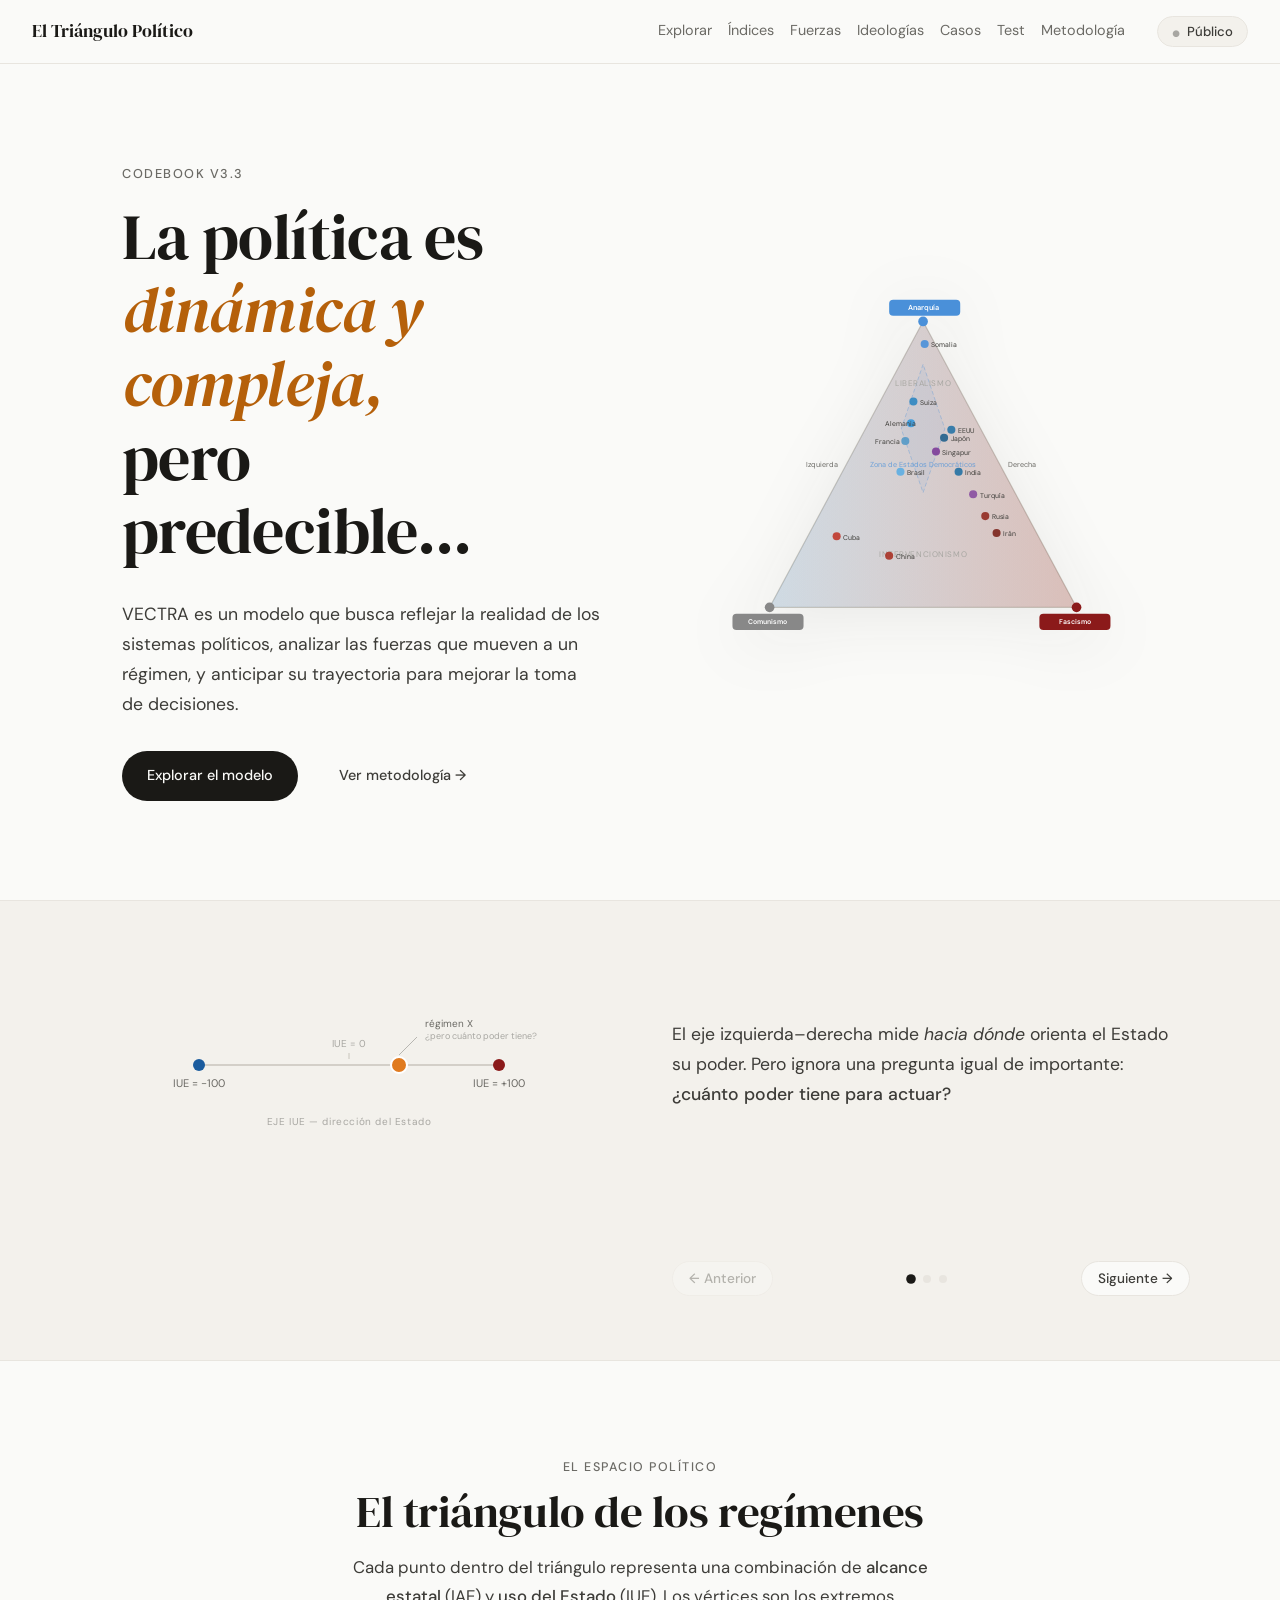
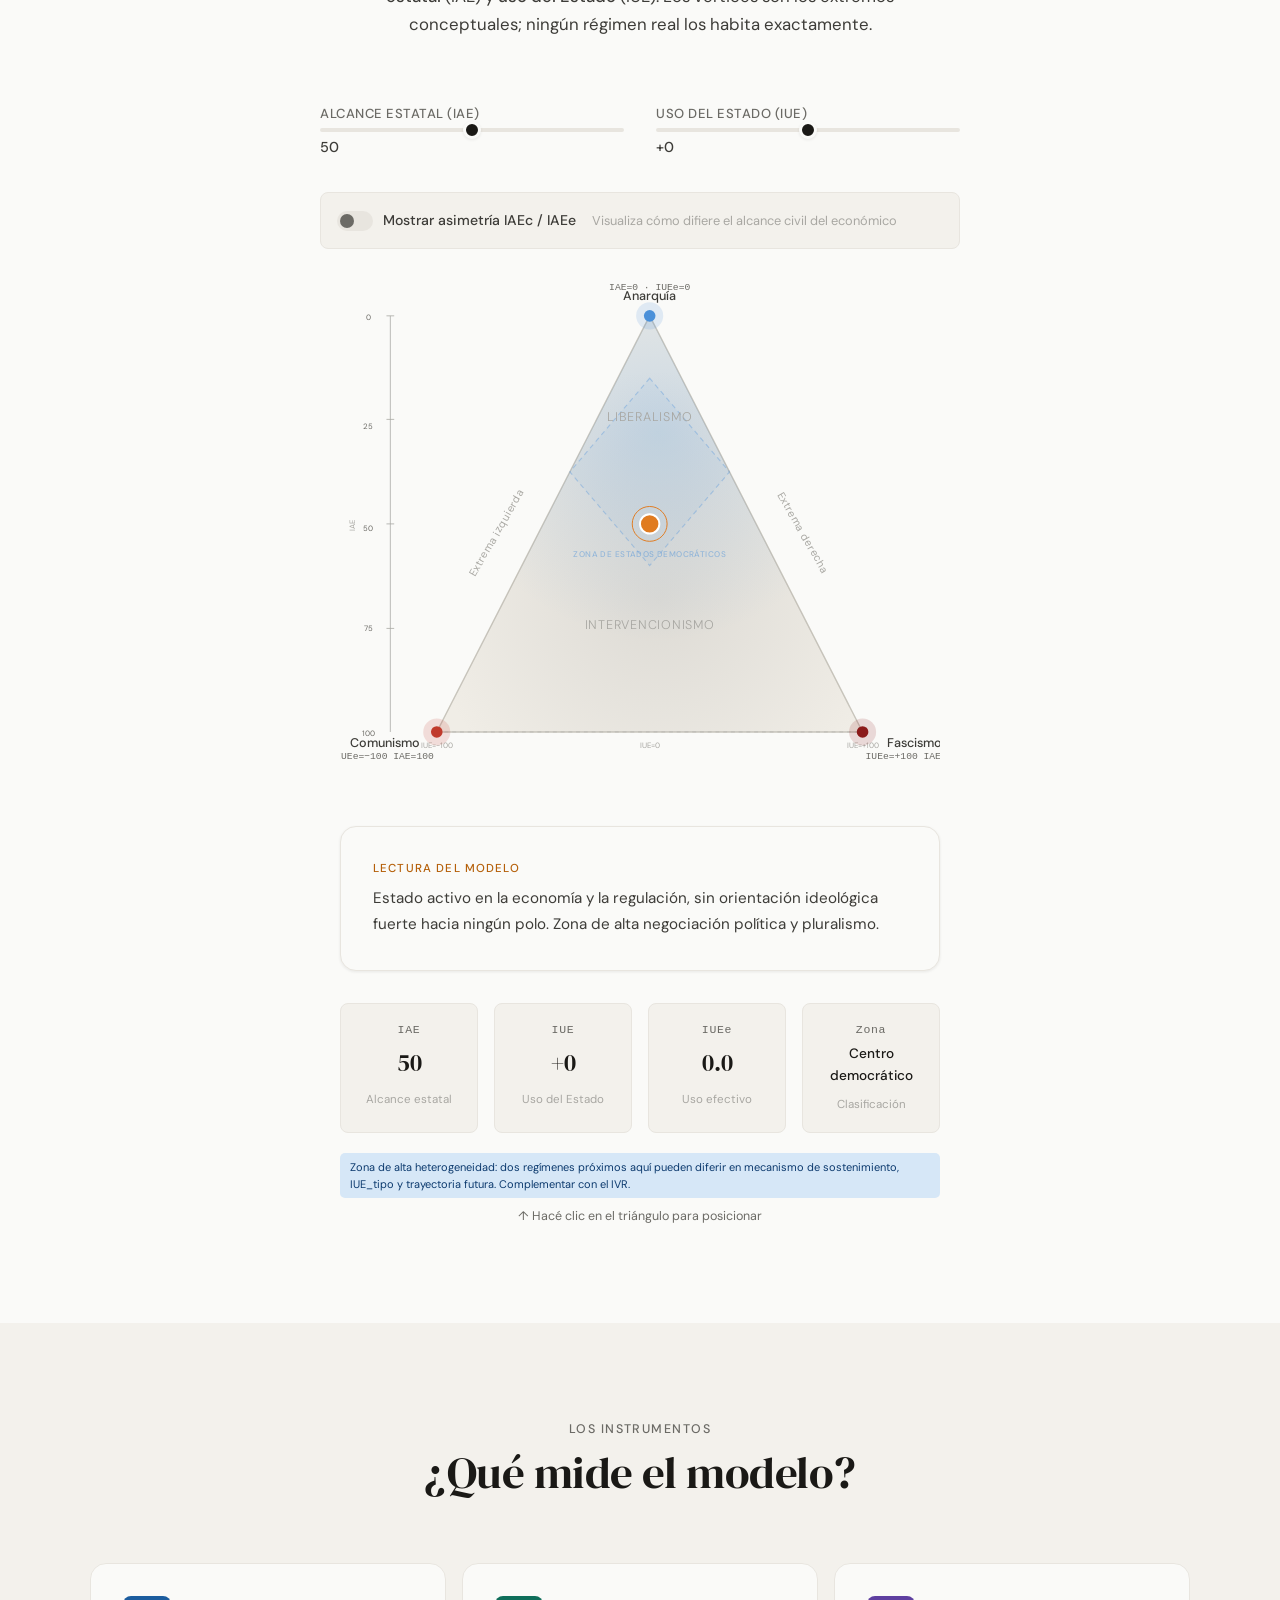
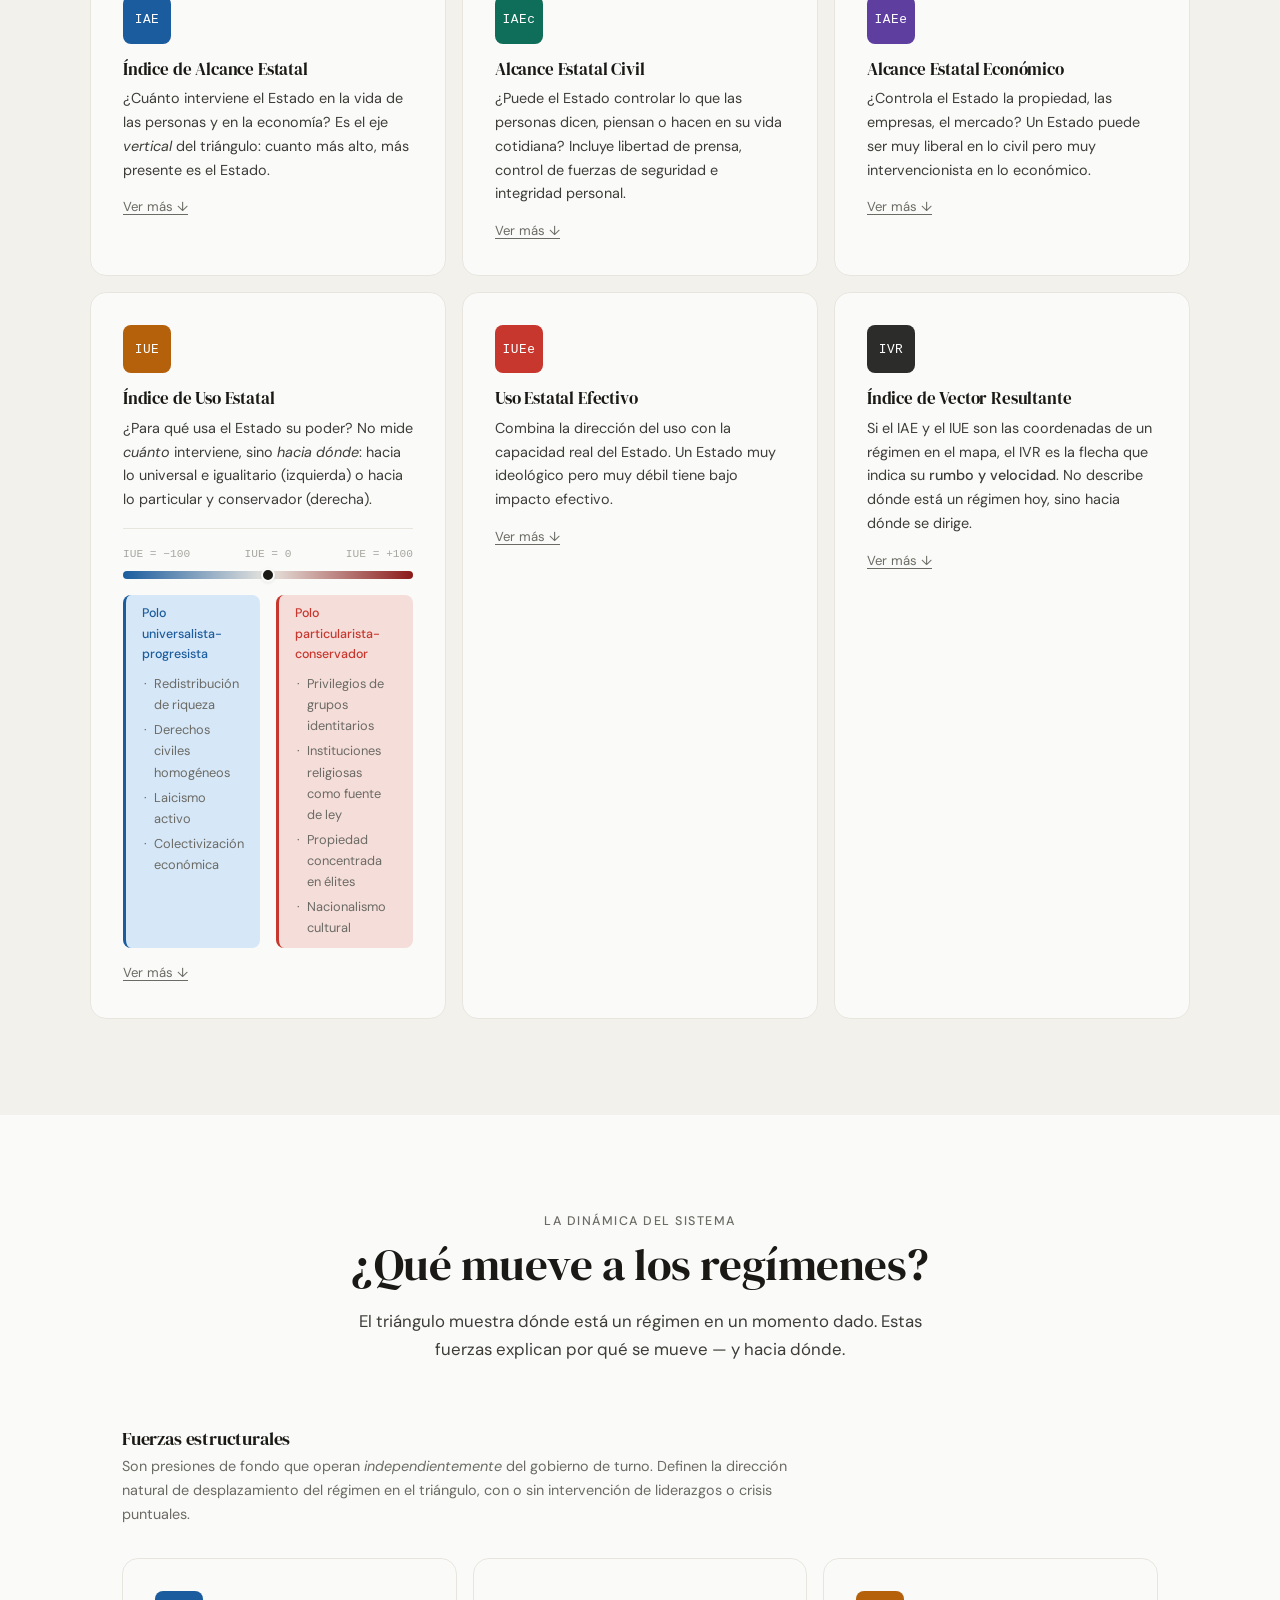
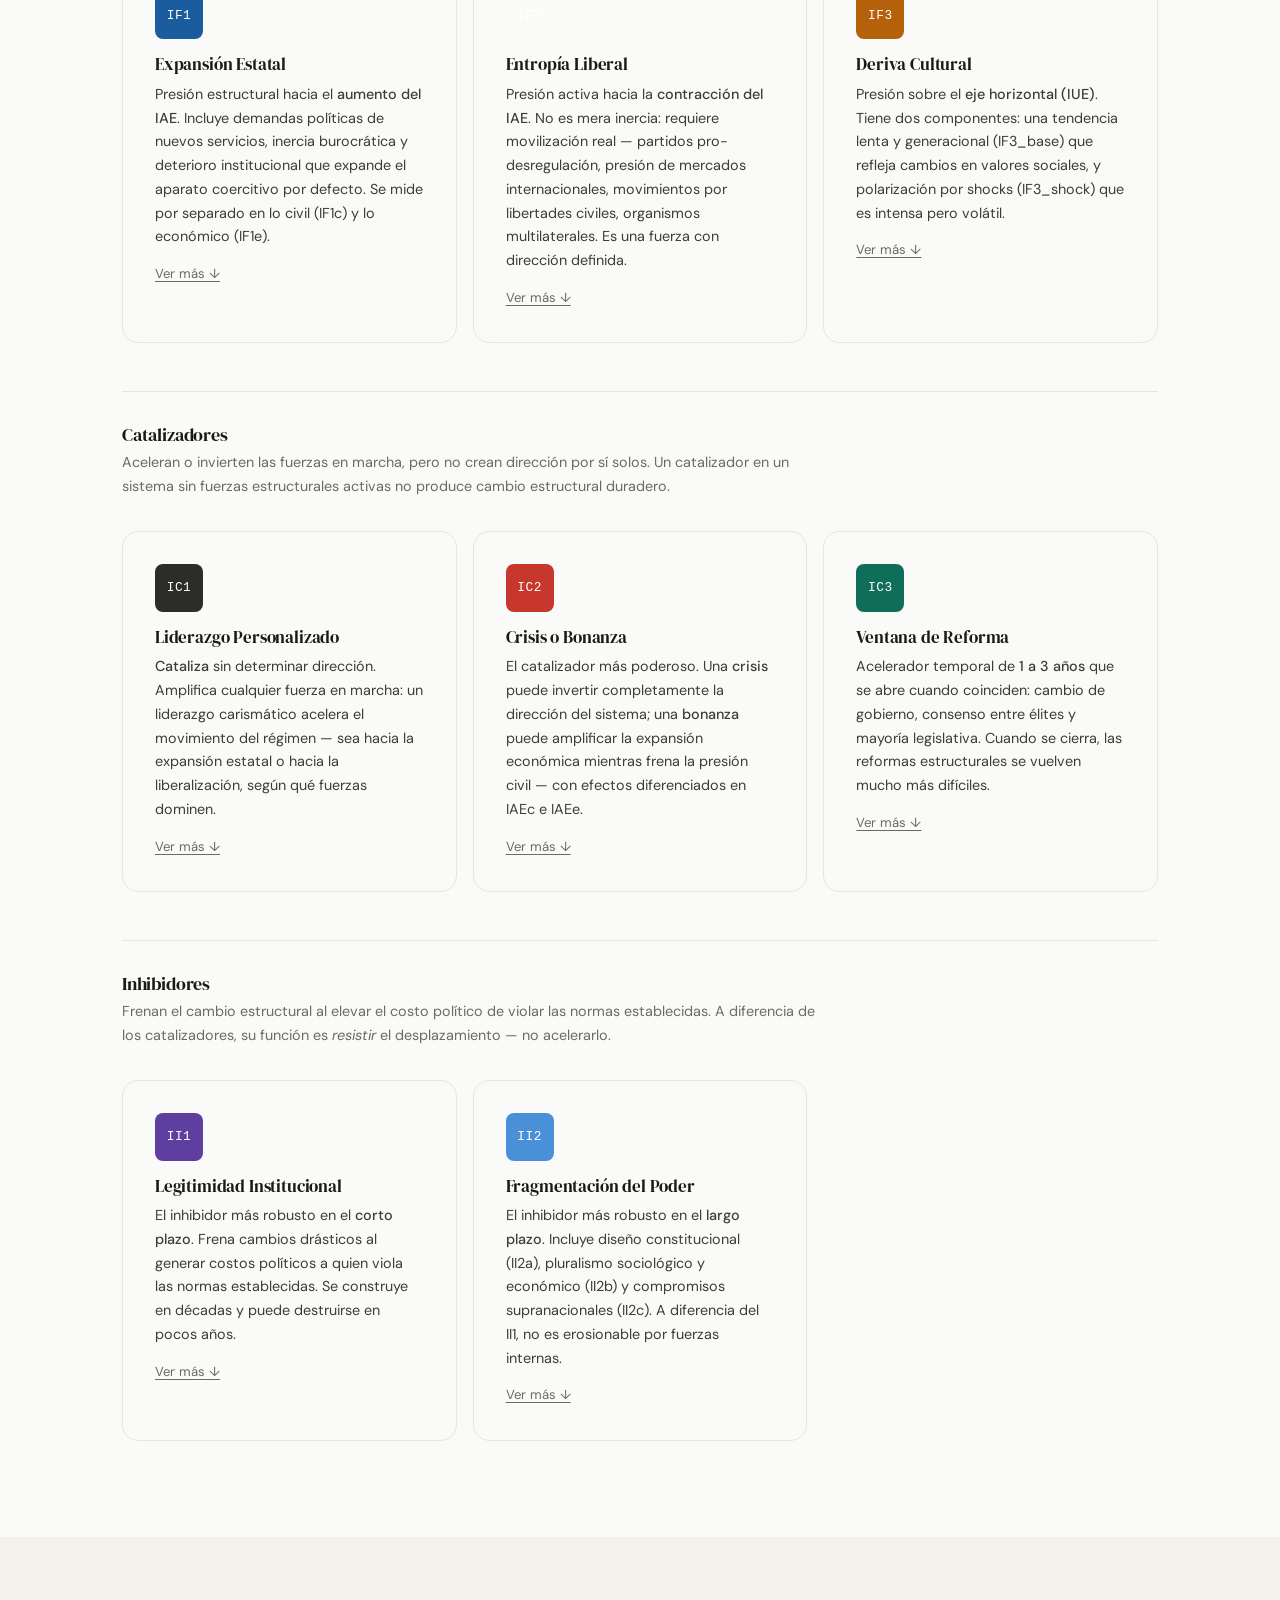
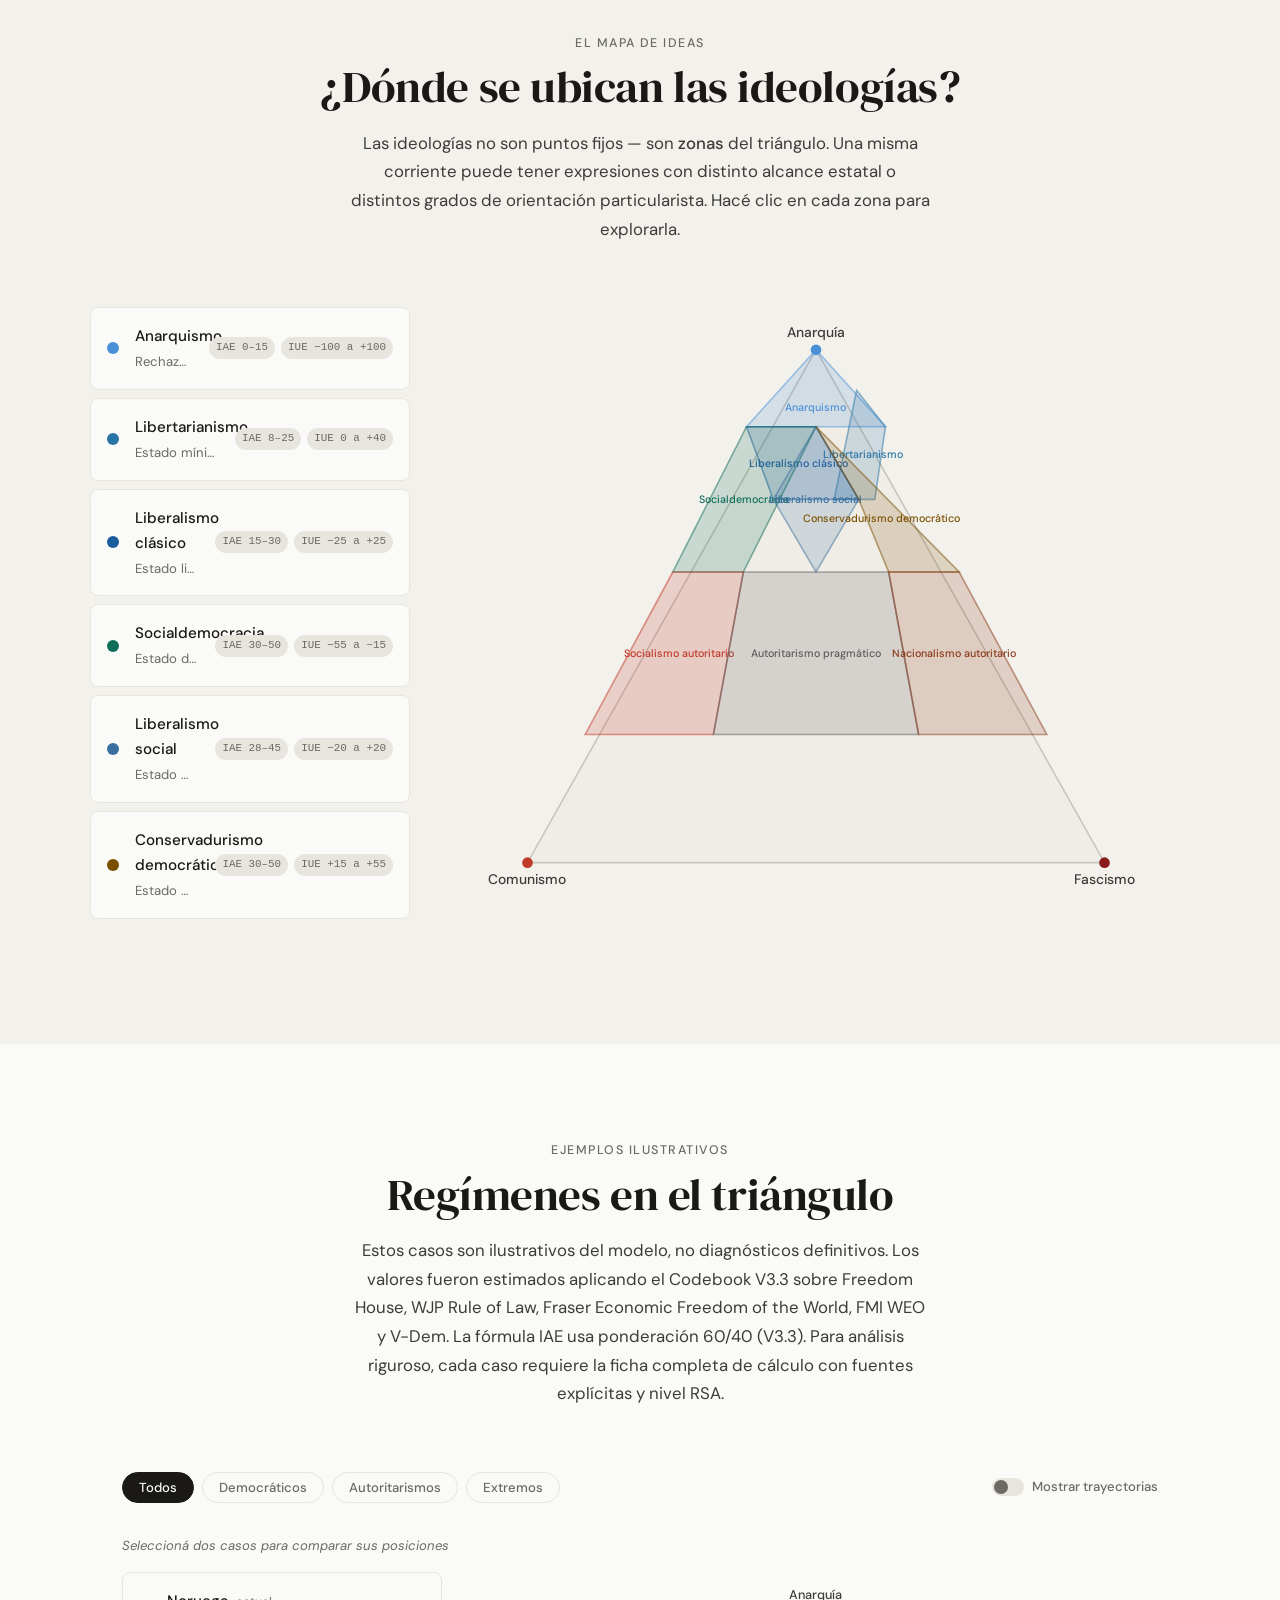
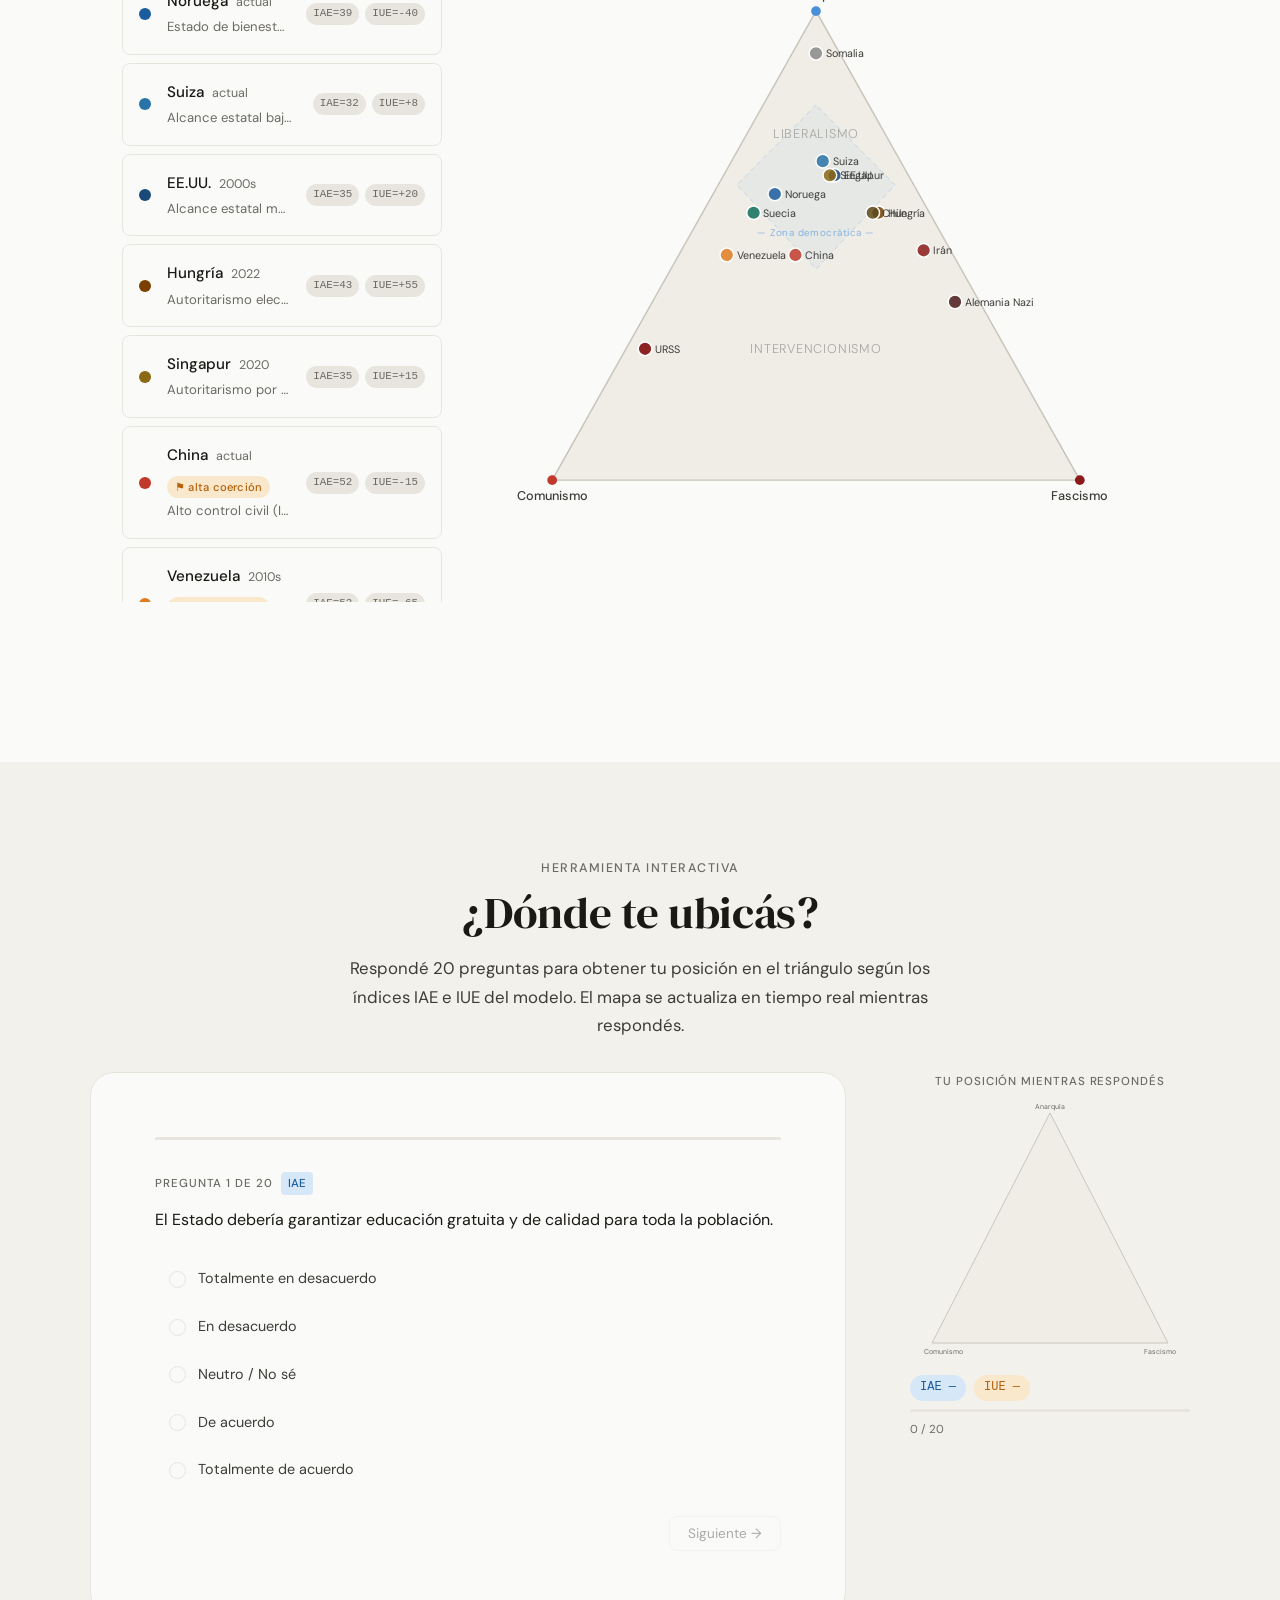
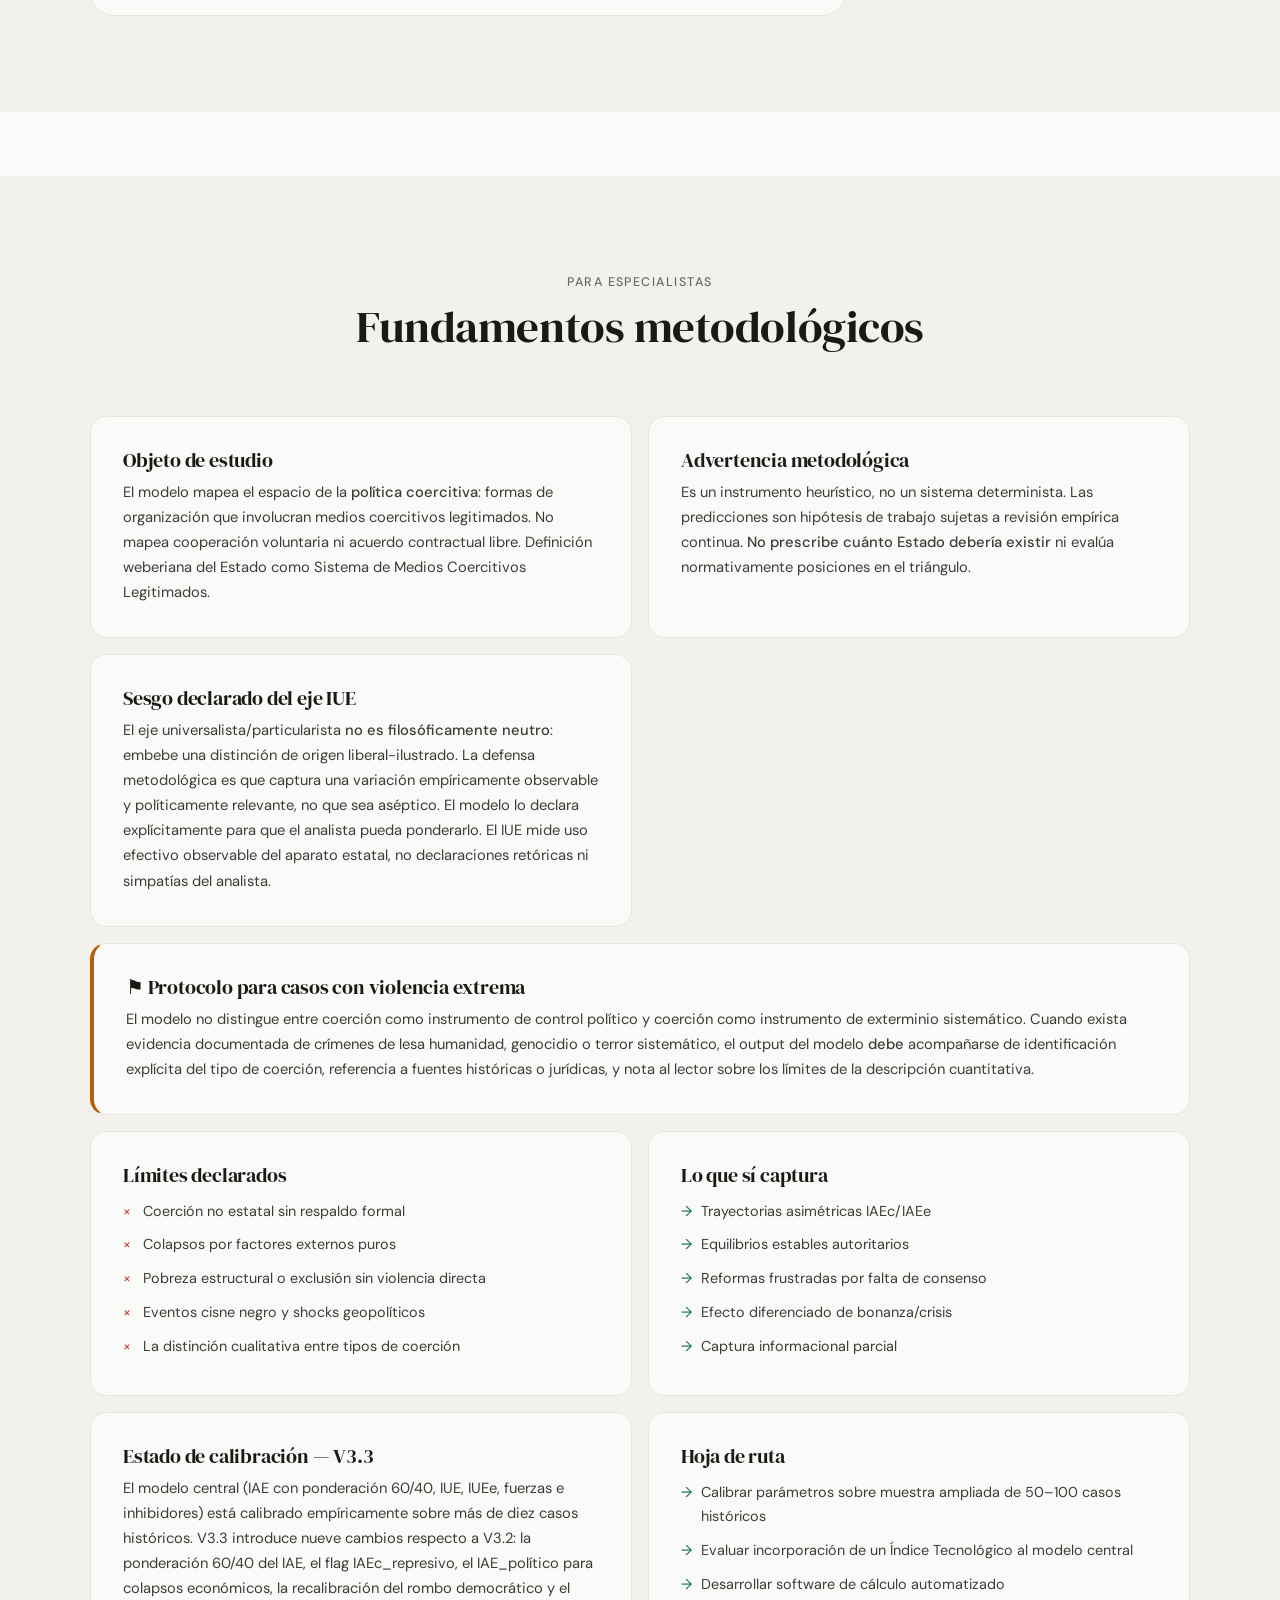
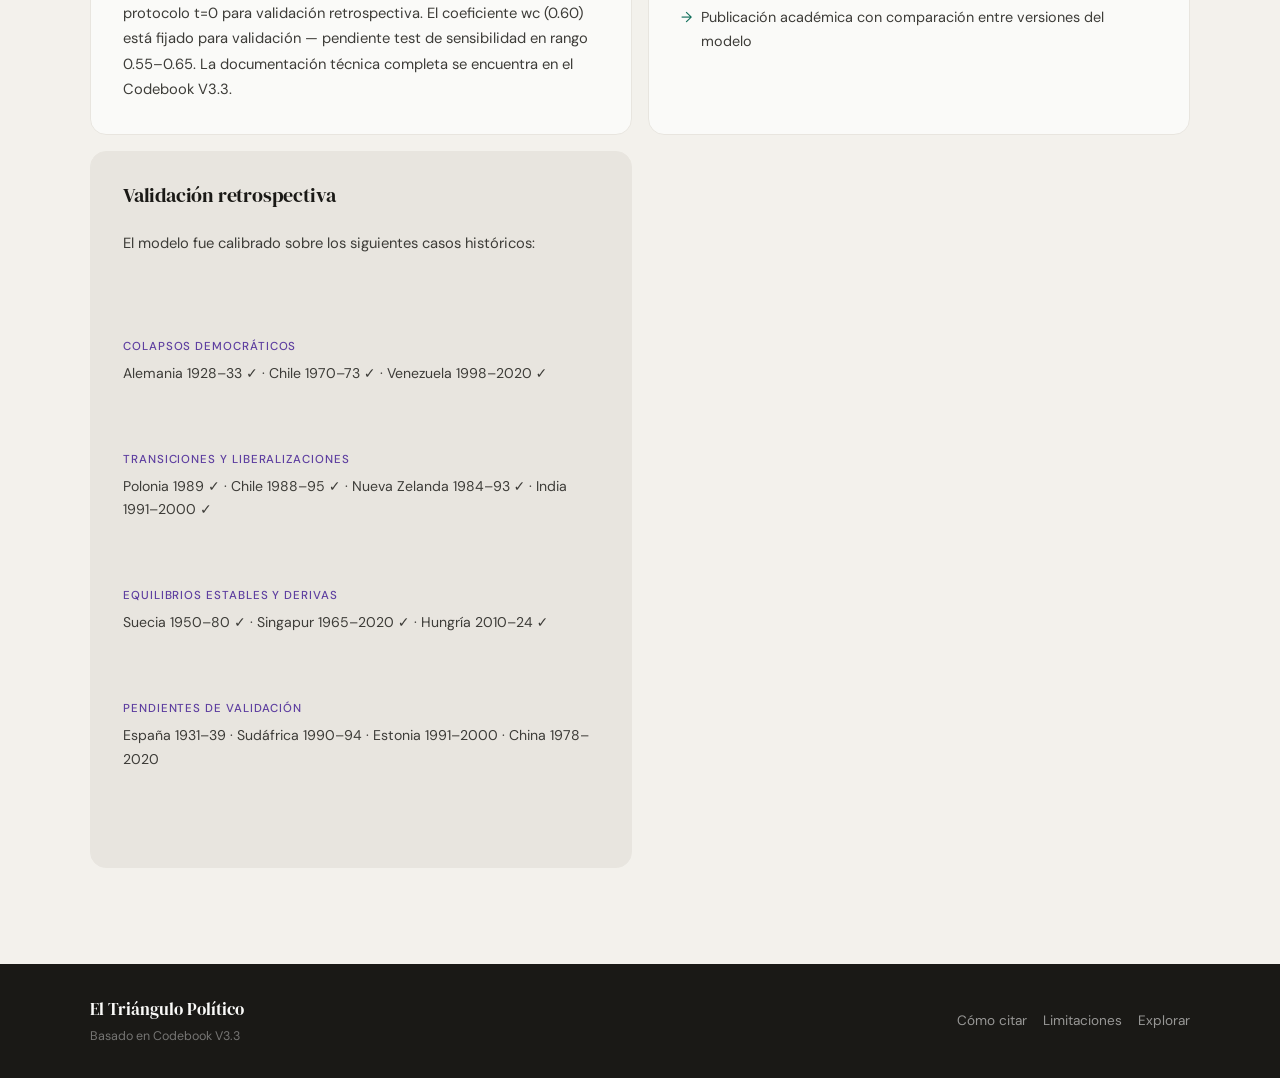
<file: index.html>
<!DOCTYPE html>
<html lang="es">
<head>
  <meta charset="UTF-8" />
  <meta name="viewport" content="width=device-width, initial-scale=1.0" />
  <title>El Triángulo Político</title>
  <meta name="description" content="Un modelo analítico para describir, comparar y proyectar la trayectoria de regímenes políticos." />
  <link rel="preconnect" href="https://fonts.googleapis.com" />
  <link rel="preconnect" href="https://fonts.gstatic.com" crossorigin />
  <link href="https://fonts.googleapis.com/css2?family=DM+Serif+Display:ital@0;1&family=DM+Sans:wght@300;400;500&display=swap" rel="stylesheet" />
  <link rel="stylesheet" href="style.css" />
</head>
<body>

  <!-- ═══════════════════════════════════ NAV ═══════════════════════════════════ -->
  <nav id="nav">
    <a href="#inicio" class="nav-logo">El Triángulo Político</a>
    <div class="nav-links">
      <a href="#triangulo">Explorar</a>
      <a href="#indices">Índices</a>
      <a href="#fuerzas">Fuerzas</a>
      <a href="#ideologias">Ideologías</a>
      <a href="#casos">Casos</a>
      <a href="#cuestionario">Test</a>
      <a href="#metodologia">Metodología</a>
    </div>
    <button class="nav-toggle" id="modeToggle" aria-label="Cambiar nivel de detalle">
      <span class="mode-indicator" id="modeIndicator" aria-hidden="true">●</span>
      <span id="modeLabel">Público</span>
    </button>
    <button class="nav-hamburger" id="hamburger" aria-label="Menú">☰</button>
  </nav>

  <!-- ══════════════════════════════════ HERO ═══════════════════════════════════ -->
  <section id="inicio" class="hero">
    <div class="hero-text">
      <p class="hero-eyebrow">Codebook V3.3</p>
      <h1>La política es<br /><em>dinámica y compleja,</em> <br />pero predecible...</h1>
      <p class="hero-sub">
        VECTRA es un modelo que busca reflejar la realidad de los sistemas políticos, analizar las fuerzas que mueven a un régimen, y anticipar su trayectoria para mejorar la toma de decisiones.
      </p>
      <div class="hero-ctas">
        <a href="#triangulo" class="btn btn-primary">Explorar el modelo</a>
        <a href="#metodologia" class="btn btn-ghost">Ver metodología →</a>
      </div>
    </div>
    <div class="hero-visual" id="heroVisual" aria-hidden="true">
      <!-- SVG del triángulo mini renderizado por JS -->
    </div>
  </section>

  <!-- ══════════════════ EXPLAINER ANIMADO: de 1D a 2D ════════════════════ -->
  <div class="hero-explainer">
    <div class="hero-exp-inner">
      <div class="hero-exp-anim" id="heroExpAnim" aria-hidden="true"></div>
      <div class="hero-exp-text">
        <p class="hero-exp-step active" data-step="0">El eje izquierda–derecha mide <em>hacia dónde</em> orienta el Estado su poder. Pero ignora una pregunta igual de importante: <strong>¿cuánto poder tiene para actuar?</strong></p>
        <p class="hero-exp-step" data-step="1">El <strong>IAE</strong> (Índice de Alcance Estatal) responde eso: va de 0 (anarquía — sin Estado) a 100 (control absoluto). El <strong>IUE</strong> (Índice de Uso Estatal) mide la dirección: −100 hacia lo universalista-igualitario, +100 hacia lo particularista-conservador.</p>
        <p class="hero-exp-step" data-step="2">Al combinar IAE e IUE, el espacio lineal se convierte en un <strong>triángulo</strong>. Los vértices son extremos conceptuales: anarquía (IAE=0), comunismo (IAE=100, IUE=−100) y fascismo (IAE=100, IUE=+100). Ningún régimen real los habita — pero todos se ubican en algún punto entre ellos.</p>
      </div>
      <div class="hero-exp-controls">
        <button class="hero-exp-btn" id="expPrev" disabled>← Anterior</button>
        <div class="hero-exp-dots">
          <span class="exp-dot active" data-step="0"></span>
          <span class="exp-dot" data-step="1"></span>
          <span class="exp-dot" data-step="2"></span>
        </div>
        <button class="hero-exp-btn" id="expNext">Siguiente →</button>
      </div>
    </div>
  </div>

  <!-- ══════════════════════════════ EL TRIÁNGULO ═══════════════════════════════ -->
  <section id="triangulo" class="section">
    <div class="section-header">
      <p class="section-tag">El espacio político</p>
      <h2>El triángulo de los regímenes</h2>
      <p class="section-desc">
        Cada punto dentro del triángulo representa una combinación de
        <strong>alcance estatal</strong> (IAE) y <strong>uso del Estado</strong> (IUE).
        Los vértices son los extremos conceptuales; ningún régimen real los habita exactamente.
      </p>
    </div>

    <!-- Controles del triángulo -->
    <div class="triangle-controls">
      <div class="control-group">
        <label for="iaeSlider">Alcance estatal (IAE)</label>
        <input type="range" id="iaeSlider" min="0" max="100" value="50" step="1"
          aria-valuemin="0" aria-valuemax="100" aria-valuenow="50"
          aria-valuetext="IAE 50 — alcance moderado" />
        <span class="control-val" id="iaeVal" aria-hidden="true">50</span>
      </div>
      <div class="control-group">
        <label for="iueSlider">Uso del Estado (IUE)</label>
        <input type="range" id="iueSlider" min="-100" max="100" value="0" step="1"
          aria-valuemin="-100" aria-valuemax="100" aria-valuenow="0"
          aria-valuetext="IUE 0 — centro pragmático" />
        <span class="control-val" id="iueVal" aria-hidden="true">0</span>
      </div>
    </div>

    <!-- Toggle vista dual IAEc / IAEe -->
    <div class="dual-view-toggle">
      <label class="dual-toggle-label">
        <input type="checkbox" id="dualViewToggle" />
        <span class="dual-toggle-track"></span>
        <span>Mostrar asimetría IAEc / IAEe</span>
      </label>
      <span class="dual-view-hint">Visualiza cómo difiere el alcance civil del económico</span>
    </div>
    <p id="dualViewHint" class="dual-view-context-hint" hidden></p>

    <!-- Triángulo SVG principal -->
    <div class="triangle-container">
      <svg id="mainTriangle" viewBox="0 0 620 530" xmlns="http://www.w3.org/2000/svg">
        <defs>
          <radialGradient id="gLiberal" cx="52%" cy="28%" r="50%">
            <stop offset="0%" stop-color="var(--c-liberal)" stop-opacity="0.22"/>
            <stop offset="100%" stop-color="var(--c-liberal)" stop-opacity="0"/>
          </radialGradient>
          <radialGradient id="gInterv" cx="52%" cy="68%" r="55%">
            <stop offset="0%" stop-color="var(--c-interv)" stop-opacity="0.18"/>
            <stop offset="100%" stop-color="var(--c-interv)" stop-opacity="0"/>
          </radialGradient>
          <marker id="arrowIVR" viewBox="0 0 10 10" refX="8" refY="5"
                  markerWidth="6" markerHeight="6" orient="auto-start-reverse">
            <path d="M2 1L8 5L2 9" fill="none" stroke="var(--c-ivr)" stroke-width="1.5"
                  stroke-linecap="round" stroke-linejoin="round"/>
          </marker>
        </defs>

        <!-- Escala IAE (lado izquierdo) -->
        <line x1="52" y1="36" x2="52" y2="466" stroke="var(--border-axis)" stroke-width="0.8"/>
        <text x="29" y="40" text-anchor="middle" font-family="DM Sans,sans-serif" font-size="8" fill="var(--ink-3)">0</text>
        <line x1="48" y1="36" x2="56" y2="36" stroke="var(--border-axis)" stroke-width="0.8"/>
        <text x="29" y="153" text-anchor="middle" font-family="DM Sans,sans-serif" font-size="8" fill="var(--ink-3)">25</text>
        <line x1="48" y1="143" x2="56" y2="143" stroke="var(--border-axis)" stroke-width="0.8"/>
        <text x="29" y="258" text-anchor="middle" font-family="DM Sans,sans-serif" font-size="8" fill="var(--ink-3)">50</text>
        <line x1="48" y1="251" x2="56" y2="251" stroke="var(--border-axis)" stroke-width="0.8"/>
        <text x="29" y="362" text-anchor="middle" font-family="DM Sans,sans-serif" font-size="8" fill="var(--ink-3)">75</text>
        <line x1="48" y1="359" x2="56" y2="359" stroke="var(--border-axis)" stroke-width="0.8"/>
        <text x="29" y="470" text-anchor="middle" font-family="DM Sans,sans-serif" font-size="8" fill="var(--ink-3)">100</text>
        <text x="15" y="253" text-anchor="middle" font-family="DM Sans,sans-serif" font-size="8" fill="var(--ink-4)" transform="rotate(-90,15,253)">IAE</text>

        <!-- Triángulo principal -->
        <polygon id="triPolygon"
          points="320,36 100,466 540,466"
          fill="var(--bg-triangle)"
          stroke="var(--border-main)"
          stroke-width="1.5"/>
        <polygon points="320,36 100,466 540,466" fill="url(#gLiberal)"/>
        <polygon points="320,36 100,466 540,466" fill="url(#gInterv)"/>

        <!-- Zona democrática IAE 20-55 (V3.3 — recalibrada con ponderación 60/40) -->
        <!-- Zona de Estados Democráticos (Geometría Perimetral) -->
        <polygon
            points="320,100.5 237.5,197.25 320,294 402.5,197.25"
            fill="rgba(74,144,217,0.06)" 
            stroke="rgba(74,144,217,0.35)"
            stroke-width="1.2" 
            stroke-dasharray="5 4"/>
        
        <text x="320" y="285" text-anchor="middle"
              font-family="DM Sans,sans-serif" font-size="8.5" font-weight="500"
              fill="rgba(74,144,217,0.6)" opacity="0.8" letter-spacing="0.05em">
          ZONA DE ESTADOS DEMOCRÁTICOS
        </text>

        <!-- Etiquetas de zona -->
        <text class="zone-label" x="320" y="145" text-anchor="middle">Liberalismo</text>
        <text class="zone-label" x="320" y="360" text-anchor="middle">Intervencionismo</text>

        <!-- Etiquetas laterales -->
        <text x="165" y="262" text-anchor="middle" class="side-label" transform="rotate(-60,165,262)">Extrema izquierda</text>
        <text x="475" y="262" text-anchor="middle" class="side-label" transform="rotate(60,475,262)">Extrema derecha</text>

        <!-- Eje IUE con valores -->
        <line x1="100" y1="466" x2="540" y2="466" stroke="var(--border-axis)" stroke-width="0.5" stroke-dasharray="4 4"/>
        <text x="100" y="483" text-anchor="middle" font-family="DM Sans,sans-serif" font-size="8" fill="var(--ink-4)">IUE=−100</text>
        <text x="320" y="483" text-anchor="middle" font-family="DM Sans,sans-serif" font-size="8" fill="var(--ink-4)">IUE=0</text>
        <text x="540" y="483" text-anchor="middle" font-family="DM Sans,sans-serif" font-size="8" fill="var(--ink-4)">IUE=+100</text>

        <!-- Vértices clicables -->
        <g class="vertex" id="v-anarquia" data-key="anarquia" tabindex="0" role="button" aria-label="Vértice Anarquía">
          <circle cx="320" cy="36" r="14" fill="var(--c-anarquia)" opacity="0.15"/>
          <circle cx="320" cy="36" r="6" fill="var(--c-anarquia)"/>
          <text x="320" y="20" text-anchor="middle" class="vertex-label">Anarquía</text>
          <text x="320" y="9" text-anchor="middle" class="vertex-sub">IAE=0 · IUEe=0</text>
        </g>
        <g class="vertex" id="v-comunismo" data-key="comunismo" tabindex="0" role="button" aria-label="Vértice Comunismo">
          <circle cx="100" cy="466" r="14" fill="var(--c-comunismo)" opacity="0.15"/>
          <circle cx="100" cy="466" r="6" fill="var(--c-comunismo)"/>
          <text x="46" y="482" text-anchor="middle" class="vertex-label">Comunismo</text>
          <text x="46" y="494" text-anchor="middle" class="vertex-sub">IUEe=−100 IAE=100</text>
        </g>
        <g class="vertex" id="v-fascismo" data-key="fascismo" tabindex="0" role="button" aria-label="Vértice Fascismo / Teocracia">
          <circle cx="540" cy="466" r="14" fill="var(--c-fascismo)" opacity="0.15"/>
          <circle cx="540" cy="466" r="6" fill="var(--c-fascismo)"/>
          <text x="594" y="482" text-anchor="middle" class="vertex-label">Fascismo</text>
          <text x="594" y="494" text-anchor="middle" class="vertex-sub">IUEe=+100 IAE=100</text>
        </g>

        <!-- Punto de usuario -->
        <g id="userPoint">
          <circle id="userDot" cx="320" cy="251" r="10" fill="var(--c-user)" stroke="white" stroke-width="2" opacity="0"/>
          <circle id="userPulse" cx="320" cy="251" r="18" fill="none" stroke="var(--c-user)" stroke-width="1" opacity="0"/>
        </g>
        <!-- Vista dual -->
        <g id="dualPointC" opacity="0">
          <circle id="dualDotC" cx="320" cy="251" r="8" fill="var(--c-iaec-bg)" stroke="white" stroke-width="1.5"/>
          <text id="dualLabelC" x="320" y="236" text-anchor="middle" font-family="DM Sans, sans-serif" font-size="9" fill="var(--c-iaec-bg)">IAEc</text>
        </g>
        <line id="dualLine" x1="320" y1="251" x2="320" y2="251" stroke="var(--c-iaec-bg)" stroke-width="1.5" stroke-dasharray="4 3" opacity="0"/>
        <!-- Vector IVR -->
        <line id="ivrVector" x1="320" y1="251" x2="320" y2="186" stroke="var(--c-ivr)" stroke-width="2.5" stroke-dasharray="6 3" marker-end="url(#arrowIVR)" opacity="0"/>
      </svg>

      <!-- Tooltip flotante -->
      <div id="triangleTooltip" class="tri-tooltip" role="tooltip" hidden>
        <p class="tt-name"></p>
        <p class="tt-desc"></p>
        <div class="tt-indices"></div>
      </div>
    </div>

    <!-- Lectura contextual viva -->
    <div class="context-reading" id="contextReading">
      <div class="context-reading-inner">
        <span class="context-reading-tag">Lectura del modelo</span>
        <p id="contextText">Mueve los sliders o haz clic en el triángulo para ver la interpretación de esta posición.</p>
        <div class="context-reading-student student-only" id="contextStudent" hidden>
          <span class="context-student-label">Lógica del modelo</span>
          <p id="contextStudentText"></p>
        </div>
        <div class="context-reading-expert expert-only" id="contextExpert" hidden>
          <span class="context-expert-label">Nota técnica</span>
          <p id="contextExpertText"></p>
        </div>
      </div>
    </div>

    <!-- Panel de posición calculada -->
    <div class="position-panel" id="positionPanel" aria-live="polite" aria-label="Posición calculada en el triángulo">
      <div class="pos-item">
        <span class="pos-label">IAE</span>
        <span class="pos-value" id="posIAE">—</span>
        <span class="pos-desc">Alcance estatal</span>
      </div>
      <div class="pos-item">
        <span class="pos-label">IUE</span>
        <span class="pos-value" id="posIUE">—</span>
        <span class="pos-desc">Uso del Estado</span>
      </div>
      <div class="pos-item">
        <span class="pos-label">IUEe</span>
        <span class="pos-value" id="posIUEe">—</span>
        <span class="pos-desc">Uso efectivo</span>
      </div>
      <div class="pos-item">
        <span class="pos-label">Zona</span>
        <span class="pos-value pos-zone" id="posZone">—</span>
        <span class="pos-desc">Clasificación</span>
      </div>
      <!-- Modo especialista: fórmulas y sensibilidad -->
      <div class="pos-expert-panel expert-only" id="posExpertPanel" hidden>
        <div class="pos-expert-title">Modo especialista — V3.3</div>
        <div class="pos-formulas">
          <code>IAE (V3.3) = (IAEc×0.60) + (IAEe×0.40) = <span id="posFormIAE">—</span></code>
          <code>IUEe = (IUE / 100) × IAE = <span id="posFormIUEe">—</span></code>
          <code>Asimetría IAEc/IAEe: <span id="posFormAsym">—</span></code>
        </div>
        <div id="posIAEcRepresivo" class="pos-iaec-represivo-flag" hidden></div>
        <div class="pos-sensitivity">
          <span class="pos-sens-label">Sensibilidad ±5 IAE</span>
          <div class="pos-sens-row">
            <span class="pos-sens-minus" id="posSensZoneMinus">—</span>
            <span class="pos-sens-center">→ <strong id="posZoneSens">—</strong> →</span>
            <span class="pos-sens-plus" id="posSensZonePlus">—</span>
          </div>
        </div>
        <div class="pos-confidence">
          <span class="pos-conf-label">Confianza metodológica</span>
          <div class="pos-conf-bar-wrap">
            <div class="pos-conf-bar" id="posConfBar"></div>
          </div>
          <span class="pos-conf-text" id="posConfText">—</span>
        </div>
      </div>
    </div>

    <!-- Hint de primer uso: clic en el triángulo -->
    <div class="triangle-click-hint" id="triClickHint" aria-hidden="true">
      <span>↑ Hacé clic en el triángulo para posicionar</span>
    </div>
  </section>

  <!-- ════════════════════════════════ ÍNDICES ═════════════════════════════════ -->
  <section id="indices" class="section section-alt">
    <div class="section-header">
      <p class="section-tag">Los instrumentos</p>
      <h2>¿Qué mide el modelo?</h2>
    </div>

    <div class="indices-grid">

      <article class="index-card" data-index="iae">
        <div class="card-icon" style="background:var(--c-iae-bg)">IAE</div>
        <h3>Índice de Alcance Estatal</h3>
        <p class="card-plain">
          ¿Cuánto interviene el Estado en la vida de las personas y en la economía?
          Es el eje <em>vertical</em> del triángulo: cuanto más alto, más presente es el Estado.
        </p>
        <div class="card-student student-only" hidden>
          <span class="card-student-label">La trampa del IAE bajo</span>
          <p>Somalia en los años 90 tenía IAE cercano a cero, pero no era un paraíso liberal: era un Estado fallido. El IAE mide la <em>capacidad coercitiva del Estado</em>, no la libertad real de sus habitantes. Un IAE bajo por colapso es diferente a uno bajo por diseño institucional.</p>
        </div>
        <div class="card-technical" hidden>
          <code>IAE = (IAEc × 0.60) + (IAEe × 0.40)</code>
          <p>V3.3: pondera con primacía del alcance civil (60%). Justificación: el control físico e informacional es condición del control económico, no a la inversa. Cuando IAEe &lt; 10 (colapso económico) se usa IAE_político = max(IAEc, IAEe) §2.2.0. Sensibilidad del coeficiente wc en rango 0.55–0.65 pendiente de validación.</p>
        </div>
        <button class="card-toggle">Ver más ↓</button>
      </article>

      <article class="index-card" data-index="iaec">
        <div class="card-icon" style="background:var(--c-iaec-bg)">IAEc</div>
        <h3>Alcance Estatal Civil</h3>
        <p class="card-plain">
          ¿Puede el Estado controlar lo que las personas dicen, piensan o hacen en su vida cotidiana?
          Incluye libertad de prensa, control de fuerzas de seguridad e integridad personal.
        </p>
        <div class="card-student student-only" hidden>
          <span class="card-student-label">La asimetría civil–económica</span>
          <p>China muestra un IAEc muy alto (control político total) con un IAEe moderado (economía parcialmente liberalizada). Esto produce una asimetría estructural que el modelo capta y que los ejes tradicionales no pueden representar.</p>
        </div>
        <div class="card-technical" hidden>
          <code>IAEc_efectivo = IAEc_formal × (1 − FTE)</code>
          <p>IAEc_formal = Freedom House Civil Liberties (30%, escala invertida) + WJP Rule of Law Index (25%, invertido) + Ecosistema informacional (30%: RSF×0.5 + captura indirecta×0.3 + manipulación digital×0.2) + control FF.AA. con criterios observables (15%). FTE máximo = 0.80.</p>
        </div>
        <button class="card-toggle">Ver más ↓</button>
      </article>

      <article class="index-card" data-index="iaee">
        <div class="card-icon" style="background:var(--c-iaee-bg)">IAEe</div>
        <h3>Alcance Estatal Económico</h3>
        <p class="card-plain">
          ¿Controla el Estado la propiedad, las empresas, el mercado?
          Un Estado puede ser muy liberal en lo civil pero muy intervencionista en lo económico.
        </p>
        <div class="card-student student-only" hidden>
          <span class="card-student-label">El corrector de captura</span>
          <p>Si las élites privadas capturan al Estado, el control <em>formal</em> y el <em>efectivo</em> divergen: el Estado proclama intervenir pero en la práctica beneficia a actores privados. La fórmula ajusta el IAEe formal por ese factor de captura.</p>
        </div>
        <div class="card-technical" hidden>
          <code>IAEe_efectivo = IAEe_formal × (1 − CE × 0.30)</code>
          <p>IAEe_formal = FMI WEO Gasto/PIB (35%) + Fraser EFW Tax Burden invertido (25%) + Fraser EFW Labor Market invertido (20%) + sector público empresarial con criterios observables (20%). CE = Corrector de Captura por Élites (puerta giratoria, contratos sin licitación, HHI sectorial, financiamiento electoral). Hiperinflación &gt;100% anual aplica corrector adicional: <code>IAEe_ef = IAEe_formal × (1 − min(inflación/800, 0.95))</code>.</p>
        </div>
        <button class="card-toggle">Ver más ↓</button>
      </article>

      <article class="index-card" data-index="iue">
        <div class="card-icon" style="background:var(--c-iue-bg)">IUE</div>
        <h3>Índice de Uso Estatal</h3>
        <p class="card-plain">
          ¿Para qué usa el Estado su poder? No mide <em>cuánto</em> interviene, sino <em>hacia dónde</em>:
          hacia lo universal e igualitario (izquierda) o hacia lo particular y conservador (derecha).
        </p>
        <!-- Eje IUE interactivo -->
        <div class="iue-axis-wrap">
          <div class="iue-axis-labels">
            <span>IUE = −100</span>
            <span>IUE = 0</span>
            <span>IUE = +100</span>
          </div>
          <div class="iue-axis-bar">
            <div class="iue-axis-track">
              <div class="iue-axis-fill-left"></div>
              <div class="iue-axis-fill-right"></div>
            </div>
            <div class="iue-axis-marker" id="iueAxisMarker"></div>
          </div>
          <div class="iue-axis-poles">
            <div class="iue-pole iue-pole-left">
              <strong>Polo universalista-progresista</strong>
              <ul>
                <li>Redistribución de riqueza</li>
                <li>Derechos civiles homogéneos</li>
                <li>Laicismo activo</li>
                <li>Colectivización económica</li>
              </ul>
            </div>
            <div class="iue-pole iue-pole-right">
              <strong>Polo particularista-conservador</strong>
              <ul>
                <li>Privilegios de grupos identitarios</li>
                <li>Instituciones religiosas como fuente de ley</li>
                <li>Propiedad concentrada en élites</li>
                <li>Nacionalismo cultural</li>
              </ul>
            </div>
          </div>
        </div>
        <div class="card-student student-only" hidden>
          <span class="card-student-label">¿Por qué no es solo izquierda/derecha convencional?</span>
          <p>La distinción izquierda/derecha clásica mezcla dirección con alcance. Un Estado puede ser muy intervencionista (alto IAE) y orientado hacia derechos universales (IUE negativo), como Suecia, o igualmente intervencionista pero orientado a privilegiar una identidad nacional particular (IUE positivo), como la Alemania nazi. El IUE separa esa dimensión.</p>
        </div>
        <div class="card-technical" hidden>
          <code>IUE = Σ (componente_i × peso_i); IUE_comp = (estimación_0–100 − 50) × 2</code>
          <p>5 componentes: retórica oficial (15%), política redistributiva vs. identitaria (20%), marco legal de identidad colectiva (20%), composición de coalición gobernante (25%), política exterior y alianzas (20%). Fuentes: análisis de discurso con tabla de calibración 2.3a, OCDE/BM, V-Dem, CEPII. Mide uso efectivo observable, no retórica de campaña. <em class="iue-bias-note">Nota metodológica: el eje embebe un sesgo liberal-ilustrado en la distinción universalista/particularista. No es filosóficamente neutro, pero captura una variación empíricamente observable y políticamente relevante. El modelo lo declara explícitamente.</em></p>
        </div>
        <button class="card-toggle">Ver más ↓</button>
      </article>

      <article class="index-card" data-index="iuee">
        <div class="card-icon" style="background:var(--c-iuee-bg)">IUEe</div>
        <h3>Uso Estatal Efectivo</h3>
        <p class="card-plain">
          Combina la dirección del uso con la capacidad real del Estado.
          Un Estado muy ideológico pero muy débil tiene bajo impacto efectivo.
        </p>
        <div class="card-student student-only" hidden>
          <span class="card-student-label">Por qué el IUEe importa más que el IUE solo</span>
          <p>Dos regímenes pueden tener el mismo IUE (misma orientación ideológica), pero si uno tiene IAE=30 y el otro IAE=90, su impacto real es radicalmente diferente. El IUEe captura esa diferencia: la intensidad ideológica <em>ponderada por el poder real para aplicarla</em>.</p>
        </div>
        <div class="card-technical" hidden>
          <code>IUEe = (IUE / 100) × IAE</code>
          <p>Producto del vector de uso por el alcance real. Permite comparar regímenes con similares IUE pero distinto poder.</p>
        </div>
        <button class="card-toggle">Ver más ↓</button>
      </article>

      <article class="index-card" data-index="ivr">
        <div class="card-icon" style="background:var(--c-ivr-bg)">IVR</div>
        <h3>Índice de Vector Resultante</h3>
        <p class="card-plain">
          Si el IAE y el IUE son las coordenadas de un régimen en el mapa,
          el IVR es la flecha que indica su <strong>rumbo y velocidad</strong>.
          No describe dónde está un régimen hoy, sino hacia dónde se dirige.
        </p>
        <div class="card-student student-only" hidden>
          <span class="card-student-label">Tres horizontes temporales</span>
          <p><strong>IVR₁ (1–3 años):</strong> dominan el liderazgo personal (IC1), las crisis o bonanzas (IC2) y la ventana de reforma (IC3) — el período justo tras un cambio de gobierno donde las transformaciones estructurales son posibles.</p>
          <p><strong>IVR₅ (5–10 años):</strong> las crisis puntuales pesan menos. La deriva cultural comienza a acumularse. Las instituciones muestran si pueden resistir o colapsan.</p>
          <p><strong>IVR₂₀ (15–30 años):</strong> los líderes son irrelevantes — son mortales. Lo que define el futuro es la cultura política acumulada y la fragmentación sociológica del poder (II2b), el predictor estructural más robusto a este horizonte.</p>
          <p style="margin-top:10px"><strong>Qué puede predecir el modelo:</strong> dada una crisis, en qué dirección es más probable que se mueva el sistema; dado el equilibrio actual de fuerzas, cuál es la trayectoria más probable; dado un cambio de gobierno, cuán grande es la ventana de reforma.</p>
          <p><strong>Qué no puede predecir:</strong> cuándo ocurrirá una crisis, quién ganará una elección específica, si un líder será derrocado, la velocidad exacta del cambio, ni shocks geopolíticos imprevisibles.</p>
        </div>
        <div class="card-technical" hidden>
          <p>Las fuerzas que componen el IVR son: IF1 (presión expansiva del IAE), IF2 (entropía liberal, presión contractiva), IF3 (deriva cultural sobre el IUE). Los catalizadores IC1 (liderazgo personal) e IC2 (crisis/bonanza) aceleran o invierten las fuerzas. Los inhibidores II1 (legitimidad institucional) e II2 (fragmentación del poder) frenan el cambio. El IVR₁ combina todas estas fuerzas a plena velocidad; el IVR₅ descuenta IC2; el IVR₂₀ privilegia IF3_base e II2b.</p>
        </div>
        <button class="card-toggle">Ver más ↓</button>
      </article>

    </div>
  </section>

  <!-- ══════════════════════ FUERZAS, CATALIZADORES E INHIBIDORES ══════════════ -->
  <section id="fuerzas" class="section">
    <div class="section-header">
      <p class="section-tag">La dinámica del sistema</p>
      <h2>¿Qué mueve a los regímenes?</h2>
      <p class="section-desc">
        El triángulo muestra dónde está un régimen en un momento dado.
        Estas fuerzas explican por qué se mueve — y hacia dónde.
      </p>
    </div>

    <div class="indices-grid">

      <!-- ── Fuerzas estructurales ── -->
      <div class="fuerzas-subsection-header">
        <h3 class="fuerzas-subheading">Fuerzas estructurales</h3>
        <p class="fuerzas-subtext">
          Son presiones de fondo que operan <em>independientemente</em> del gobierno de turno.
          Definen la dirección natural de desplazamiento del régimen en el triángulo, con o sin intervención de liderazgos o crisis puntuales.
        </p>
      </div>

      <article class="index-card" data-index="if1">
        <div class="card-icon" style="background:var(--c-iae-bg)">IF1</div>
        <h3>Expansión Estatal</h3>
        <p class="card-plain">
          Presión estructural hacia el <strong>aumento del IAE</strong>. Incluye demandas políticas
          de nuevos servicios, inercia burocrática y deterioro institucional que expande
          el aparato coercitivo por defecto. Se mide por separado en lo civil (IF1c) y lo económico (IF1e).
        </p>
        <div class="card-student student-only" hidden>
          <span class="card-student-label">Por qué el Estado tiende a crecer</span>
          <p>Los burócratas tienen incentivos para expandir sus agencias. Las crisis crean demandas de intervención. Los grupos de interés presionan por regulaciones que los benefician. Todo esto genera una presión estructural de fondo hacia el aumento del IAE, independientemente de la ideología del gobierno. Contener IF1 requiere esfuerzo activo; crecer es el estado por defecto.</p>
        </div>
        <button class="card-toggle">Ver más ↓</button>
      </article>

      <article class="index-card" data-index="if2">
        <div class="card-icon" style="background:var(--c-teal)">IF2</div>
        <h3>Entropía Liberal</h3>
        <p class="card-plain">
          Presión activa hacia la <strong>contracción del IAE</strong>. No es mera inercia: requiere
          movilización real — partidos pro-desregulación, presión de mercados internacionales,
          movimientos por libertades civiles, organismos multilaterales. Es una fuerza con dirección definida.
        </p>
        <div class="card-student student-only" hidden>
          <span class="card-student-label">Por qué la liberalización es difícil</span>
          <p>Reducir el IAE requiere vencer resistencias concretas: sindicatos, empresas que se benefician de la regulación, burócratas que perderían sus puestos. La IF2 solo opera cuando hay actores con suficiente poder para empujar en esa dirección. Nueva Zelanda 1984–93 y Chile 1975–85 son casos históricos donde IF2 fue dominante. En la mayoría de los regímenes, IF2 pierde contra IF1 en el largo plazo.</p>
        </div>
        <button class="card-toggle">Ver más ↓</button>
      </article>

      <article class="index-card" data-index="if3">
        <div class="card-icon" style="background:var(--c-iue-bg)">IF3</div>
        <h3>Deriva Cultural</h3>
        <p class="card-plain">
          Presión sobre el <strong>eje horizontal (IUE)</strong>. Tiene dos componentes:
          una tendencia lenta y generacional (IF3_base) que refleja cambios en valores sociales,
          y polarización por shocks (IF3_shock) que es intensa pero volátil.
        </p>
        <div class="card-student student-only" hidden>
          <span class="card-student-label">Dos velocidades del cambio cultural</span>
          <p>IF3_base es lo que cambia en décadas: secularización, urbanización, cambios generacionales en identidades. Actúa lento pero es casi imparable. IF3_shock es lo que ocurre cuando un evento polarizante (atentado, crisis migratoria, pandemia) desplaza rápidamente el IUE de un régimen. La diferencia importa para las proyecciones: IF3_base define la dirección de largo plazo; IF3_shock puede invertir temporalmente esa tendencia.</p>
        </div>
        <button class="card-toggle">Ver más ↓</button>
      </article>

      <!-- ── Catalizadores ── -->
      <div class="fuerzas-subsection-header fuerzas-subsection-border">
        <h3 class="fuerzas-subheading">Catalizadores</h3>
        <p class="fuerzas-subtext">
          Aceleran o invierten las fuerzas en marcha, pero no crean dirección por sí solos.
          Un catalizador en un sistema sin fuerzas estructurales activas no produce cambio estructural duradero.
        </p>
      </div>

      <article class="index-card" data-index="ic1">
        <div class="card-icon" style="background:var(--c-ivr-bg)">IC1</div>
        <h3>Liderazgo Personalizado</h3>
        <p class="card-plain">
          <strong>Cataliza</strong> sin determinar dirección. Amplifica cualquier fuerza en marcha:
          un liderazgo carismático acelera el movimiento del régimen — sea hacia la expansión
          estatal o hacia la liberalización, según qué fuerzas dominen.
        </p>
        <div class="card-student student-only" hidden>
          <span class="card-student-label">El líder no decide el destino, acelera el viaje</span>
          <p>Chávez no creó las condiciones para el autoritarismo venezolano, pero las aceleró enormemente. Thatcher no inventó la desregulación, pero la hizo posible en un tiempo récord. El IC1 es un multiplicador: en un sistema con fuerzas expansivas, un líder carismático produce expansión más rápida. En un sistema con fuerzas de contracción, produce contracción más rápida. Sin fuerzas de fondo, el liderazgo no produce cambio estructural duradero.</p>
        </div>
        <button class="card-toggle">Ver más ↓</button>
      </article>

      <article class="index-card" data-index="ic2">
        <div class="card-icon" style="background:var(--c-iuee-bg)">IC2</div>
        <h3>Crisis o Bonanza</h3>
        <p class="card-plain">
          El catalizador más poderoso. Una <strong>crisis</strong> puede invertir completamente
          la dirección del sistema; una <strong>bonanza</strong> puede amplificar la expansión
          económica mientras frena la presión civil — con efectos diferenciados en IAEc e IAEe.
        </p>
        <div class="card-student student-only" hidden>
          <span class="card-student-label">Por qué la bonanza no siempre estabiliza</span>
          <p>La intuición dice que la bonanza económica debería frenar los cambios autoritarios. Pero el modelo detecta un efecto diferenciado: la bonanza amplifica IF1e (más recursos para expandir el Estado económico) mientras frena la presión civil. Venezuela 2005–2013 es el caso calibrado: la renta petrolera financió la expansión estatal económica (IAEe subió) sin generar resistencia civil (IAEc también subió). El resultado fue que la bonanza aceleró el autoritarismo.</p>
        </div>
        <button class="card-toggle">Ver más ↓</button>
      </article>

      <article class="index-card" data-index="ic3">
        <div class="card-icon" style="background:var(--c-iaec-bg)">IC3</div>
        <h3>Ventana de Reforma</h3>
        <p class="card-plain">
          Acelerador temporal de <strong>1 a 3 años</strong> que se abre cuando coinciden:
          cambio de gobierno, consenso entre élites y mayoría legislativa.
          Cuando se cierra, las reformas estructurales se vuelven mucho más difíciles.
        </p>
        <div class="card-student student-only" hidden>
          <span class="card-student-label">El momento que no vuelve</span>
          <p>Los primeros dos años de un nuevo gobierno concentran la mayor capacidad de transformación estructural. Las élites aún no organizaron resistencia, el capital político está intacto, y la mayoría legislativa suele ser más dócil. Pasada esa ventana, cada reforma requiere coaliciones más costosas. España 1977–82, Chile 1988–90 y Polonia 1989–91 son casos donde la ventana fue aprovechada. Argentina 2016–17 es un caso donde la ventana existió pero se cerró por fragmentación política interna.</p>
        </div>
        <button class="card-toggle">Ver más ↓</button>
      </article>

      <!-- ── Inhibidores ── -->
      <div class="fuerzas-subsection-header fuerzas-subsection-border">
        <h3 class="fuerzas-subheading">Inhibidores</h3>
        <p class="fuerzas-subtext">
          Frenan el cambio estructural al elevar el costo político de violar las normas establecidas.
          A diferencia de los catalizadores, su función es <em>resistir</em> el desplazamiento — no acelerarlo.
        </p>
      </div>

      <article class="index-card" data-index="ii1">
        <div class="card-icon" style="background:var(--c-iaee-bg)">II1</div>
        <h3>Legitimidad Institucional</h3>
        <p class="card-plain">
          El inhibidor más robusto en el <strong>corto plazo</strong>. Frena cambios drásticos
          al generar costos políticos a quien viola las normas establecidas.
          Se construye en décadas y puede destruirse en pocos años.
        </p>
        <div class="card-student student-only" hidden>
          <span class="card-student-label">Por qué las instituciones frenan pero no bloquean</span>
          <p>Una constitución, un tribunal independiente, una prensa libre: todos generan costos al gobierno que los viola. Pero esos costos no son infinitos. Si IC1 es muy alto y II1 está debilitado, la barrera puede saltarse. Hungría 2010–2024 es el caso de validación: el II1 inicial era moderado (democracia consolidada) pero el gobierno usó su mayoría legislativa para erosionar sistemáticamente cada institución de freno. El modelo rastrea esta erosión anualmente.</p>
        </div>
        <button class="card-toggle">Ver más ↓</button>
      </article>

      <article class="index-card" data-index="ii2">
        <div class="card-icon" style="background:var(--c-liberal)">II2</div>
        <h3>Fragmentación del Poder</h3>
        <p class="card-plain">
          El inhibidor más robusto en el <strong>largo plazo</strong>. Incluye diseño constitucional
          (II2a), pluralismo sociológico y económico (II2b) y compromisos supranacionales (II2c).
          A diferencia del II1, no es erosionable por fuerzas internas.
        </p>
        <div class="card-student student-only" hidden>
          <span class="card-student-label">Por qué el pluralismo es más durable que las instituciones</span>
          <p>Un gobierno puede cambiar la constitución si tiene mayoría. Puede capturar los tribunales si nombra a los jueces. Pero no puede hacer que desaparezca una clase media urbana, una oposición empresarial, o sindicatos independientes (II2b). Tampoco puede ignorar impunemente los tratados internacionales sin consecuencias económicas (II2c). Por eso II2b e II2c son los predictores más sólidos en el horizonte de 20 años: reflejan estructuras sociales que ningún gobierno puede desmantelar rápidamente.</p>
        </div>
        <button class="card-toggle">Ver más ↓</button>
      </article>

    </div>
  </section>

  <!-- ══════════════════════════════ IDEOLOGÍAS ════════════════════════════════ -->
  <section id="ideologias" class="section section-alt">
    <div class="section-header">
      <p class="section-tag">El mapa de ideas</p>
      <h2>¿Dónde se ubican las ideologías?</h2>
      <p class="section-desc">
        Las ideologías no son puntos fijos — son <strong>zonas</strong> del triángulo.
        Una misma corriente puede tener expresiones con distinto alcance estatal
        o distintos grados de orientación particularista. Hacé clic en cada zona para explorarla.
      </p>
    </div>

    <div class="casos-layout">
      <div class="casos-list" id="ideologiasList"></div>
      <div class="casos-triangle-wrap">
        <svg id="ideologiasTriangle" viewBox="0 0 700 600" xmlns="http://www.w3.org/2000/svg">
          <!-- Triángulo base -->
          <polygon points="350,40 80,520 620,520"
            fill="var(--bg-triangle)" stroke="var(--border-main)" stroke-width="1.5"/>
          <!-- Vértices -->
          <circle cx="350" cy="40"  r="5" fill="var(--c-anarquia)"/>
          <circle cx="80"  cy="520" r="5" fill="var(--c-comunismo)"/>
          <circle cx="620" cy="520" r="5" fill="var(--c-fascismo)"/>
          <text x="350" y="28"  text-anchor="middle" class="vertex-label">Anarquía</text>
          <text x="80"  y="540" text-anchor="middle" class="vertex-label">Comunismo</text>
          <text x="620" y="540" text-anchor="middle" class="vertex-label">Fascismo</text>
          <!-- Zonas de ideologías (generadas por JS) -->
          <g id="ideologiasZones"></g>
        </svg>
      </div>
    </div>
  </section>

  <!-- ═════════════════════════════════ CASOS ══════════════════════════════════ -->
  <section id="casos" class="section">
    <div class="section-header">
      <p class="section-tag">Ejemplos ilustrativos</p>
      <h2>Regímenes en el triángulo</h2>
      <p class="section-desc">
        Estos casos son ilustrativos del modelo, no diagnósticos definitivos.
        Los valores fueron estimados aplicando el Codebook V3.3 sobre Freedom House, WJP Rule of Law,
        Fraser Economic Freedom of the World, FMI WEO y V-Dem. La fórmula IAE usa ponderación 60/40 (V3.3).
        Para análisis riguroso,
        cada caso requiere la ficha completa de cálculo con fuentes explícitas y nivel RSA.
      </p>
    </div>

    <!-- Filtros de zona -->
    <div class="casos-filters">
      <button class="caso-filter active" data-filter="all">Todos</button>
      <button class="caso-filter" data-filter="democratico">Democráticos</button>
      <button class="caso-filter" data-filter="autoritario">Autoritarismos</button>
      <button class="caso-filter" data-filter="extremo">Extremos</button>
      <label class="trayectoria-toggle">
        <input type="checkbox" id="trayectoriaToggle" />
        <span class="tray-toggle-track"></span>
        Mostrar trayectorias
      </label>
    </div>

    <!-- Panel de comparación directa -->
    <div class="casos-compare-bar" id="casosCompareBar" hidden>
      <div class="compare-slots">
        <div class="compare-slot" id="compareSlot1">
          <span class="compare-slot-label">Caso A</span>
          <span class="compare-slot-name" id="compareSlot1Name">—</span>
          <button class="compare-slot-clear" data-slot="1" aria-label="Quitar caso A">✕</button>
        </div>
        <div class="compare-vs">vs</div>
        <div class="compare-slot" id="compareSlot2">
          <span class="compare-slot-label">Caso B</span>
          <span class="compare-slot-name" id="compareSlot2Name">—</span>
          <button class="compare-slot-clear" data-slot="2" aria-label="Quitar caso B">✕</button>
        </div>
      </div>
      <div class="compare-result" id="compareResult" aria-live="polite"></div>
    </div>
    <p class="casos-compare-hint" id="casosCompareHint">Seleccioná dos casos para comparar sus posiciones</p>

    <div class="casos-layout">
      <div class="casos-list" id="casosList">
        <!-- Generado por JS -->
      </div>
      <div class="casos-triangle-wrap">
        <svg id="casosTriangle" viewBox="0 0 700 600" xmlns="http://www.w3.org/2000/svg">
          <defs>
            <marker id="arrowTray2" viewBox="0 0 10 10" refX="8" refY="5"
              markerWidth="5" markerHeight="5" orient="auto-start-reverse">
              <path d="M2 1L8 5L2 9" fill="none" stroke="context-stroke" stroke-width="1.5"
                stroke-linecap="round" stroke-linejoin="round"/>
            </marker>
          </defs>
          <!-- Triángulo principal -->
          <polygon points="350,40 80,520 620,520"
            fill="var(--bg-triangle)" stroke="var(--border-main)" stroke-width="1.5"/>
          <!-- Zona de estados democráticos: V3.3 — IAE 20–55, IUEe ±30 -->
          <polygon id="zonaDemocratica"
            points="350,136 269,218 350,304 431,218"
            fill="rgba(74,144,217,0.06)" stroke="rgba(74,144,217,0.25)"
            stroke-width="1" stroke-dasharray="5 4"/>
          <!-- Etiquetas de zona -->
          <text class="zone-label" x="350" y="170" text-anchor="middle">Liberalismo</text>
          <text class="zone-label" x="350" y="390" text-anchor="middle">Intervencionismo</text>
          <text style="font-family:var(--font-body);font-size:10px;fill:rgba(74,144,217,0.6);letter-spacing:0.05em"
            x="350" y="270" text-anchor="middle">— Zona democrática —</text>
          <!-- Vértices -->
          <circle cx="350" cy="40"  r="5" fill="var(--c-anarquia)"/>
          <circle cx="80"  cy="520" r="5" fill="var(--c-comunismo)"/>
          <circle cx="620" cy="520" r="5" fill="var(--c-fascismo)"/>
          <text x="350" y="28"  text-anchor="middle" class="vertex-label">Anarquía</text>
          <text x="80"  y="540" text-anchor="middle" class="vertex-label">Comunismo</text>
          <text x="620" y="540" text-anchor="middle" class="vertex-label">Fascismo</text>
          <!-- Puntos de casos generados por JS -->
          <g id="casosPoints"></g>
        </svg>
      </div>
    </div>
  </section>
  <!-- ═══════════════════════════════ CUESTIONARIO ══════════════════════════════ -->
  <section id="cuestionario" class="section">
    <div class="section-header">
      <p class="section-tag">Herramienta interactiva</p>
      <h2>¿Dónde te ubicás?</h2>
      <p class="section-desc">
        Respondé 20 preguntas para obtener tu posición en el triángulo
        según los índices IAE e IUE del modelo. El mapa se actualiza
        en tiempo real mientras respondés.
      </p>
    </div>

    <div class="quiz-layout" id="quizLayout">

      <!-- Panel izquierdo: preguntas -->
      <div class="quiz-panel" id="quizPanel" aria-live="polite" aria-atomic="false">
        <!-- Renderizado por JS -->
      </div>

      <!-- Panel derecho: triángulo en tiempo real -->
      <div class="quiz-triangle-wrap">
        <p class="quiz-tri-label">Tu posición mientras respondés</p>
        <svg id="quizTriangle" viewBox="0 0 260 260" xmlns="http://www.w3.org/2000/svg"
             role="img" aria-label="Triángulo político con tu posición actual">
          <!-- Triángulo base -->
          <polygon points="130,14 12,244 248,244"
            fill="var(--bg-triangle)" stroke="var(--border-main)" stroke-width="1"/>
          <!-- Etiquetas vértices -->
          <text x="130" y="10" text-anchor="middle" class="quiz-tri-vertex">Anarquía</text>
          <text x="4"   y="255" text-anchor="start" class="quiz-tri-vertex">Comunismo</text>
          <text x="256" y="255" text-anchor="end"   class="quiz-tri-vertex">Fascismo</text>
          <!-- Punto de usuario (actualizado en tiempo real) -->
          <circle id="quizDotPulse" cx="130" cy="130" r="14"
            fill="none" stroke="var(--c-user)" stroke-width="1" opacity="0"/>
          <circle id="quizDot" cx="130" cy="130" r="7"
            fill="var(--c-user)" stroke="white" stroke-width="1.5" opacity="0"/>
        </svg>
        <!-- Índices en tiempo real -->
        <div class="quiz-live-indices" id="quizLiveIndices" aria-live="polite">
          <div class="quiz-live-pill quiz-live-iae">IAE <span id="quizLiveIAE">—</span></div>
          <div class="quiz-live-pill quiz-live-iue">IUE <span id="quizLiveIUE">—</span></div>
          <div class="quiz-live-progress">
            <div id="quizProgressBar" class="quiz-live-bar" style="width:0%"></div>
          </div>
          <span id="quizProgressLabel" class="quiz-live-pct">0 / 20</span>
        </div>
      </div>

    </div>
  </section>
  <!-- ═══════════════════════════════ METODOLOGÍA ══════════════════════════════ -->
  <section id="metodologia" class="section section-alt">
    <div class="section-header">
      <p class="section-tag">Para especialistas</p>
      <h2>Fundamentos metodológicos</h2>
    </div>

    <div class="metodologia-grid">

      <div class="met-block">
        <h3>Objeto de estudio</h3>
        <p>
          El modelo mapea el espacio de la <strong>política coercitiva</strong>: formas de organización
          que involucran medios coercitivos legitimados. No mapea cooperación voluntaria
          ni acuerdo contractual libre. Definición weberiana del Estado como Sistema de Medios
          Coercitivos Legitimados.
        </p>
      </div>

      <div class="met-block">
        <h3>Advertencia metodológica</h3>
        <p>
          Es un instrumento heurístico, no un sistema determinista. Las predicciones son
          hipótesis de trabajo sujetas a revisión empírica continua.
          <strong>No prescribe cuánto Estado debería existir</strong> ni evalúa normativamente
          posiciones en el triángulo.
        </p>
      </div>

      <div class="met-block">
        <h3>Sesgo declarado del eje IUE</h3>
        <p>
          El eje universalista/particularista <strong>no es filosóficamente neutro</strong>: embebe
          una distinción de origen liberal-ilustrado. La defensa metodológica es que captura
          una variación empíricamente observable y políticamente relevante, no que sea
          aséptico. El modelo lo declara explícitamente para que el analista pueda ponderarlo.
          El IUE mide uso efectivo observable del aparato estatal, no declaraciones retóricas ni
          simpatías del analista.
        </p>
      </div>

      <div class="met-block met-block-wide">
        <h3>⚑ Protocolo para casos con violencia extrema</h3>
        <p>
          El modelo no distingue entre coerción como instrumento de control político y coerción
          como instrumento de exterminio sistemático. Cuando exista evidencia documentada de
          crímenes de lesa humanidad, genocidio o terror sistemático, el output del modelo
          <strong>debe</strong> acompañarse de identificación explícita del tipo de coerción,
          referencia a fuentes históricas o jurídicas, y nota al lector sobre los límites
          de la descripción cuantitativa.
        </p>
      </div>

      <div class="met-block">
        <h3>Límites declarados</h3>
        <ul class="met-list">
          <li>Coerción no estatal sin respaldo formal</li>
          <li>Colapsos por factores externos puros</li>
          <li>Pobreza estructural o exclusión sin violencia directa</li>
          <li>Eventos cisne negro y shocks geopolíticos</li>
          <li>La distinción cualitativa entre tipos de coerción</li>
        </ul>
      </div>

      <div class="met-block">
        <h3>Lo que sí captura</h3>
        <ul class="met-list met-list-ok">
          <li>Trayectorias asimétricas IAEc/IAEe</li>
          <li>Equilibrios estables autoritarios</li>
          <li>Reformas frustradas por falta de consenso</li>
          <li>Efecto diferenciado de bonanza/crisis</li>
          <li>Captura informacional parcial</li>
        </ul>
      </div>

      <div class="met-block">
        <h3>Estado de calibración — V3.3</h3>
        <p>El modelo central (IAE con ponderación 60/40, IUE, IUEe, fuerzas e inhibidores) está calibrado
        empíricamente sobre más de diez casos históricos. V3.3 introduce nueve cambios respecto a V3.2:
        la ponderación 60/40 del IAE, el flag IAEc_represivo, el IAE_político para colapsos económicos,
        la recalibración del rombo democrático y el protocolo t=0 para validación retrospectiva.
        El coeficiente wc (0.60) está fijado para validación — pendiente test de sensibilidad en rango 0.55–0.65.
        La documentación técnica completa se encuentra en el Codebook V3.3.</p>
      </div>

      <div class="met-block">
        <h3>Hoja de ruta</h3>
        <ul class="met-list met-list-ok">
          <li>Calibrar parámetros sobre muestra ampliada de 50–100 casos históricos</li>
          <li>Evaluar incorporación de un Índice Tecnológico al modelo central</li>
          <li>Desarrollar software de cálculo automatizado</li>
          <li>Publicación académica con comparación entre versiones del modelo</li>
        </ul>
      </div>

      <div class="met-block met-block-codebook">
        <h3>Validación retrospectiva</h3>
        <p>El modelo fue calibrado sobre los siguientes casos históricos:</p>
        <div class="codebook-inline" id="codebookInline">
          <div class="codebook-item">
            <span class="codebook-item-label">Colapsos democráticos</span>
            <p>Alemania 1928–33 ✓ · Chile 1970–73 ✓ · Venezuela 1998–2020 ✓</p>
          </div>
          <div class="codebook-item">
            <span class="codebook-item-label">Transiciones y liberalizaciones</span>
            <p>Polonia 1989 ✓ · Chile 1988–95 ✓ · Nueva Zelanda 1984–93 ✓ · India 1991–2000 ✓</p>
          </div>
          <div class="codebook-item">
            <span class="codebook-item-label">Equilibrios estables y derivas</span>
            <p>Suecia 1950–80 ✓ · Singapur 1965–2020 ✓ · Hungría 2010–24 ✓</p>
          </div>
          <div class="codebook-item">
            <span class="codebook-item-label">Pendientes de validación</span>
            <p>España 1931–39 · Sudáfrica 1990–94 · Estonia 1991–2000 · China 1978–2020</p>
          </div>
        </div>
      </div>

    </div>
  </section>

  <!-- ══════════════════════════════════ FOOTER ════════════════════════════════ -->
  <footer class="site-footer">
    <div class="footer-inner">
      <div>
        <p class="footer-brand">El Triángulo Político</p>
        <p class="footer-version">Basado en Codebook V3.3</p>
      </div>
      <div class="footer-links">
        <a href="#metodologia">Cómo citar</a>
        <a href="#metodologia">Limitaciones</a>
        <a href="#triangulo">Explorar</a>
      </div>
    </div>
  </footer>

  <noscript>
    <div style="max-width:640px;margin:80px auto;padding:32px;font-family:system-ui,sans-serif;text-align:center;border:1px solid #e0ddd6;border-radius:12px;background:#f3f1ec;">
      <p style="font-size:1.1rem;font-weight:500;margin-bottom:12px;">Este sitio requiere JavaScript</p>
      <p style="color:#6b6a65;line-height:1.6;">El Triángulo Político es una herramienta interactiva que no puede funcionar con JavaScript deshabilitado. Activá JavaScript en tu navegador para acceder al modelo completo.</p>
    </div>
  </noscript>

  <script src="main.js"></script>
</body>
</html>
</file>
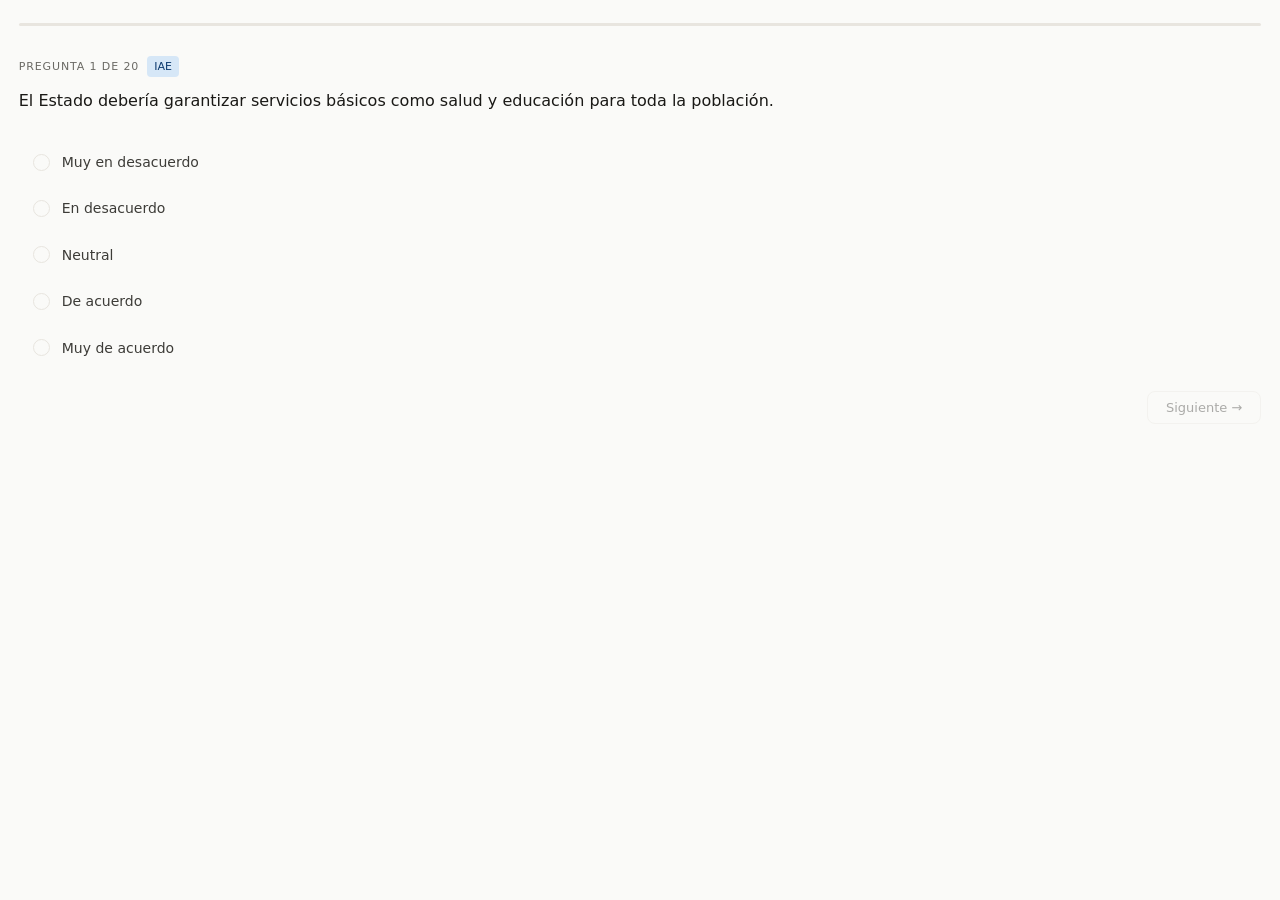
<file: cuestionario.html>
<!DOCTYPE html>
<html lang="es">
<head>
<meta charset="utf-8">
<meta name="viewport" content="width=device-width, initial-scale=1">
<title>Cuestionario — El Triángulo Político</title>
<style>
  /*
   * cuestionario.html — V3.3
   * Tokens alineados con style.css del sitio principal.
   * Nombres: --white, --ink-*, --surface-*, iguales al sistema principal.
   */
  *, *::before, *::after { box-sizing: border-box; margin: 0; padding: 0; }

  :root {
    --white:        #FAFAF8;
    --ink:          #1A1916;
    --ink-2:        #3D3C38;
    --ink-3:        #6B6A65;
    --ink-4:        #A8A7A2;
    --surface:      #F3F1EC;
    --surface-2:    #E8E5DF;
    --blue:         #1B5C9E;
    --blue-light:   #D6E7F7;
    --blue-dark:    #0c3a6e;
    --amber:        #B5600A;
    --amber-light:  #FAE8CC;
    --amber-dark:   #7a3a00;
    --teal:         #0F6E5A;
    --teal-light:   #D0EFE7;
    --teal-dark:    #0a4035;
    --c-iaec-bg:    #0F6E5A;
    --c-iaee-bg:    #5E3FA0;
    --radius:       8px;
    --radius-lg:    16px;
    --font-body: 'DM Sans', system-ui, -apple-system, sans-serif;
  }

  @media (prefers-color-scheme: dark) {
    :root {
      --white:        #1C1B18;
      --ink:          #F0EDE6;
      --ink-2:        #D4D1CA;
      --ink-3:        #9C9A93;
      --ink-4:        #5C5B57;
      --surface:      #252420;
      --surface-2:    #2E2D29;
      --blue:         #85b7eb;
      --blue-light:   #0c3060;
      --blue-dark:    #b5d4f4;
      --amber:        #e8a04a;
      --amber-light:  #4a2e04;
      --amber-dark:   #fac775;
      --teal:         #4db89a;
      --teal-light:   #0a2e25;
      --teal-dark:    #a0ddd0;
      --c-iaec-bg:    #2a9e7a;
      --c-iaee-bg:    #8a67c8;
    }
  }

  html, body { background: var(--white); color: var(--ink); font-family: var(--font-body); font-size: 15px; line-height: 1.6; min-height: 100vh; }
  body { padding: 1.5rem 1.25rem 2.5rem; }

  .progress-track { height: 3px; background: var(--surface-2); border-radius: 2px; margin-bottom: 2rem; }
  .progress-fill  { height: 3px; background: var(--blue); border-radius: 2px; transition: width 0.35s ease; }

  .q-meta { display: flex; align-items: center; gap: 8px; margin-bottom: 0.75rem; }
  .q-counter { font-size: 11px; font-weight: 500; letter-spacing: 0.08em; text-transform: uppercase; color: var(--ink-3); }
  .badge { display: inline-block; font-size: 11px; font-weight: 500; padding: 2px 7px; border-radius: 4px; }
  .badge-iae { background: var(--blue-light);  color: var(--blue-dark); }
  .badge-iue { background: var(--amber-light); color: var(--amber-dark); }

  .q-text { font-size: 16px; line-height: 1.65; margin-bottom: 1.75rem; color: var(--ink); }

  .options { display: flex; flex-direction: column; gap: 4px; }
  .option { display: flex; align-items: center; gap: 12px; padding: 9px 13px; border-radius: var(--radius); border: 0.5px solid transparent; cursor: pointer; transition: background 0.12s, border-color 0.12s; user-select: none; -webkit-tap-highlight-color: transparent; }
  .option:hover { background: var(--surface); border-color: var(--surface-2); }
  .option.selected { background: var(--blue-light); border-color: var(--blue); }
  .radio { width: 17px; height: 17px; border-radius: 50%; border: 1.5px solid var(--surface-2); flex-shrink: 0; display: flex; align-items: center; justify-content: center; transition: border-color 0.12s, background 0.12s; }
  .option.selected .radio { background: var(--blue); border-color: var(--blue); }
  .radio-dot { width: 6px; height: 6px; border-radius: 50%; background: white; opacity: 0; transition: opacity 0.12s; }
  .option.selected .radio-dot { opacity: 1; }
  .option-label { font-size: 14px; color: var(--ink-2); transition: color 0.12s; }
  .option.selected .option-label { color: var(--blue-dark); font-weight: 500; }

  .nav { display: flex; justify-content: flex-end; align-items: center; gap: 10px; margin-top: 1.5rem; }
  button { background: transparent; border: 1px solid var(--surface-2); color: var(--ink); padding: 8px 18px; border-radius: var(--radius); font-size: 13px; cursor: pointer; transition: background 0.12s, transform 0.1s; font-family: var(--font-body); }
  button:hover { background: var(--surface); }
  button:active { transform: scale(0.97); }
  button:disabled { opacity: 0.35; cursor: not-allowed; transform: none; }
  button.primary { background: var(--blue); color: white; border-color: var(--blue); }
  button.primary:hover { opacity: 0.88; }

  .result { animation: fadeUp 0.4s ease; }
  @keyframes fadeUp { from { opacity: 0; transform: translateY(8px); } to { opacity: 1; transform: translateY(0); } }

  .result-title { font-size: 20px; font-weight: 500; margin-bottom: 0.2rem; }
  .result-sub   { font-size: 13px; color: var(--ink-3); margin-bottom: 1.5rem; }

  .scores { display: grid; grid-template-columns: repeat(3, 1fr); gap: 8px; margin-bottom: 1rem; }
  @media (max-width: 480px) { .scores { grid-template-columns: 1fr 1fr; } .scores .score-card:last-child { grid-column: span 2; } }
  .score-card  { background: var(--surface); border-radius: var(--radius); padding: 11px 14px; }
  .score-label { font-size: 10px; font-weight: 500; text-transform: uppercase; letter-spacing: 0.08em; color: var(--ink-3); margin-bottom: 3px; }
  .score-val   { font-size: 26px; font-weight: 500; line-height: 1; margin-bottom: 2px; }
  .score-desc  { font-size: 11px; color: var(--ink-3); }
  .c-blue  { color: var(--blue); }
  .c-amber { color: var(--amber); }
  .c-teal  { color: var(--teal); }

  /* Breakdown IAEc/IAEe V3.3 */
  .breakdown { margin: 10px 0 14px; padding: 12px 14px; background: var(--surface); border-radius: var(--radius); border: 1px solid var(--surface-2); }
  .breakdown-title { font-size: 10px; font-weight: 600; letter-spacing: 0.07em; text-transform: uppercase; color: var(--ink-4); margin-bottom: 10px; }
  .breakdown-row { display: grid; grid-template-columns: 155px 1fr 32px; align-items: center; gap: 8px; margin-bottom: 7px; }
  @media (max-width: 380px) { .breakdown-row { grid-template-columns: 110px 1fr 28px; } }
  .breakdown-label { font-size: 12px; color: var(--ink-3); }
  .breakdown-bar-wrap { height: 6px; background: var(--surface-2); border-radius: 3px; overflow: hidden; }
  .breakdown-bar { height: 100%; border-radius: 3px; transition: width 0.4s ease; }
  .breakdown-bar-c { background: var(--c-iaec-bg); }
  .breakdown-bar-e { background: var(--c-iaee-bg); }
  .breakdown-val { font-size: 12px; font-weight: 600; text-align: right; color: var(--ink-2); }
  .breakdown-caption { font-size: 11px; color: var(--ink-4); margin-top: 6px; line-height: 1.5; }
  .asym-note { margin-top: 8px; padding: 7px 10px; background: var(--amber-light); color: var(--amber-dark); border-radius: 5px; font-size: 12px; line-height: 1.5; }

  .viz-row { display: flex; gap: 1.25rem; margin-bottom: 1.25rem; flex-wrap: wrap; align-items: flex-start; }
  .viz-row svg { flex-shrink: 0; display: block; }
  .viz-info    { flex: 1; min-width: 180px; }

  .zone-card { background: var(--surface); border-radius: var(--radius); padding: 13px 15px; margin-bottom: 10px; }
  .zone-tag  { font-size: 10px; font-weight: 500; text-transform: uppercase; letter-spacing: 0.08em; color: var(--amber); margin-bottom: 3px; }
  .zone-name { font-size: 15px; font-weight: 500; margin-bottom: 4px; }
  .zone-desc { font-size: 13px; color: var(--ink-2); line-height: 1.5; }
  .hetero-note { margin-top: 8px; padding: 7px 10px; background: var(--blue-light); color: var(--blue-dark); border-radius: 5px; font-size: 12px; line-height: 1.5; }

  .comp-title { font-size: 12px; font-weight: 500; color: var(--ink-2); margin-bottom: 6px; }
  .comp-list  { display: flex; flex-direction: column; gap: 5px; }
  .comp-item  { display: flex; align-items: center; gap: 9px; padding: 7px 10px; background: var(--surface); border-radius: var(--radius); font-size: 13px; }
  .comp-dot   { width: 7px; height: 7px; border-radius: 50%; flex-shrink: 0; }
  .comp-name  { flex: 1; font-weight: 500; }
  .comp-dist  { font-size: 11px; color: var(--ink-3); }

  .note { background: var(--surface); border-left: 2.5px solid var(--surface-2); border-radius: 0 var(--radius) var(--radius) 0; padding: 10px 14px; font-size: 12px; color: var(--ink-2); line-height: 1.6; margin-bottom: 1.25rem; }
  .note strong { font-weight: 500; color: var(--ink); }

  .result-actions { display: flex; gap: 8px; flex-wrap: wrap; }

  .legend { display: flex; gap: 14px; font-size: 11px; color: var(--ink-3); margin-top: 6px; justify-content: center; }
  .legend-item { display: flex; align-items: center; gap: 5px; }
  .legend-swatch { width: 9px; height: 9px; border-radius: 50%; flex-shrink: 0; }
</style>
</head>
<body>
<div id="app"></div>
<script>
// cuestionario.html — Codebook V3.3
// calcScores() con fórmula IAE 60/40 y desglose IAEc/IAEe
// REGIMES sincronizados con CASOS de main.js V3.3

const QUESTIONS = [
  { text: "El Estado debería garantizar servicios básicos como salud y educación para toda la población.", axis: "IAE", subaxis: "IAEe", dir: 1 },
  { text: "Las personas deberían poder resolver la mayoría de sus necesidades sin depender del gobierno central.", axis: "IAE", subaxis: "IAEe", dir: -1 },
  { text: "Un gobierno fuerte y centralizado es necesario para garantizar el orden social.", axis: "IAE", subaxis: "IAEc", dir: 1 },
  { text: "Las regulaciones estatales sobre la economía son principalmente un obstáculo para la libertad individual.", axis: "IAE", subaxis: "IAEe", dir: -1 },
  { text: "El Estado debería ser el principal proveedor de bienestar social, no el mercado ni la caridad privada.", axis: "IAE", subaxis: "IAEe", dir: 1 },
  { text: "El poder debería estar distribuido en comunidades y gobiernos locales, lejos del Estado central.", axis: "IAE", subaxis: "IAEc", dir: -1 },
  { text: "Las fuerzas de seguridad necesitan amplias facultades para mantener el orden público.", axis: "IAE", subaxis: "IAEc", dir: 1 },
  { text: "La propiedad privada y la libertad económica son derechos que el Estado no debería limitar activamente.", axis: "IAE", subaxis: "IAEe", dir: -1 },
  { text: "El Estado debería regular activamente los mercados para evitar abusos y concentraciones de poder.", axis: "IAE", subaxis: "IAEe", dir: 1 },
  { text: "Los medios de comunicación deberían operar con total independencia del Estado, sin regulación oficial.", axis: "IAE", subaxis: "IAEc", dir: -1 },
  { text: "Los derechos y beneficios sociales deberían aplicarse por igual a todas las personas, independientemente de su origen.", axis: "IUE", dir: -1 },
  { text: "La identidad nacional y cultural es un valor fundamental que el Estado debe preservar activamente.", axis: "IUE", dir: 1 },
  { text: "Las políticas públicas deberían reflejar y proteger las tradiciones y valores culturales establecidos.", axis: "IUE", dir: 1 },
  { text: "La diversidad cultural enriquece a la sociedad y el Estado debería fomentarla activamente.", axis: "IUE", dir: -1 },
  { text: "Los recursos y beneficios sociales deberían destinarse prioritariamente a los ciudadanos del propio país.", axis: "IUE", dir: 1 },
  { text: "Los derechos humanos son universales y aplican por igual en todas las culturas, sin excepción.", axis: "IUE", dir: -1 },
  { text: "La cohesión social se fortalece cuando la sociedad comparte valores culturales comunes.", axis: "IUE", dir: 1 },
  { text: "El Estado debería esforzarse activamente por reducir las desigualdades económicas entre distintos grupos sociales.", axis: "IUE", dir: -1 },
  { text: "Los valores religiosos o morales tradicionales deberían orientar las políticas públicas.", axis: "IUE", dir: 1 },
  { text: "La igualdad de condiciones para todos los grupos es más importante que preservar diferencias culturales o tradicionales.", axis: "IUE", dir: -1 },
];

const LABELS = ["Muy en desacuerdo", "En desacuerdo", "Neutral", "De acuerdo", "Muy de acuerdo"];

// Sincronizados con CASOS main.js V3.3 [iae, iue, label, color]
const REGIMES = [
  [72, -90, "URSS stalinista",    "#7A0000"],
  [62,  85, "Alemania Nazi",      "#4A1A1A"],
  [51,  80, "Irán actual",        "#8B1A1A"],
  [52, -65, "Venezuela 2010s",    "#E07B20"],
  [52, -15, "China actual",       "#C0392B"],
  [43,  55, "Hungría 2022",       "#7B3F00"],
  [43, -55, "Suecia 1980s",       "#0F6E5A"],
  [39, -40, "Noruega",            "#1B5C9E"],
  [35,  20, "EE.UU. 2000s",       "#2874A6"],
  [35,  15, "Singapur 2020",      "#8B6914"],
  [32,   8, "Suiza",              "#2874A6"],
  [ 9,   0, "Somalia 1990s",      "#888"   ],
];

const TRI = { A: {x:130, y:14}, C: {x:12, y:244}, F: {x:248, y:244} };

function toXY(iae, iue) {
  const iaeN = Math.max(0, Math.min(100, iae)) / 100;
  const iueN = (Math.max(-100, Math.min(100, iue)) + 100) / 200;
  const wA = 1 - iaeN, wC = iaeN * (1 - iueN), wF = iaeN * iueN;
  return { x: wA*TRI.A.x + wC*TRI.C.x + wF*TRI.F.x, y: wA*TRI.A.y + wC*TRI.C.y + wF*TRI.F.y };
}

function calcIAE(iaec, iaee) {
  if (iaee < 10) return Math.max(iaec, iaee); // IAE_político §2.2.0
  return Math.round((iaec * 0.60) + (iaee * 0.40));
}

let step = 0, answers = Array(QUESTIONS.length).fill(null), phase = "quiz";

function calcScores() {
  let iueSum = 0, iueN = 0, iaecSum = 0, iaecN = 0, iaeeSum = 0, iaeeN = 0;
  QUESTIONS.forEach((q, i) => {
    if (answers[i] === null) return;
    const score = (answers[i] - 3) * q.dir * 25;
    if (q.axis === "IAE") {
      if (q.subaxis === "IAEc") { iaecSum += score; iaecN++; }
      else                      { iaeeSum += score; iaeeN++; }
    } else { iueSum += score; iueN++; }
  });
  const iaec = iaecN ? Math.max(0, Math.min(100, Math.round(50 + iaecSum / iaecN))) : 50;
  const iaee = iaeeN ? Math.max(0, Math.min(100, Math.round(50 + iaeeSum / iaeeN))) : 50;
  const iae  = calcIAE(iaec, iaee);
  const iue  = Math.max(-100, Math.min(100, Math.round(iueN ? iueSum / iueN * 2 : 0)));
  const iuee = Math.round((iue / 100) * iae);
  return { iae, iue, iuee, iaec, iaee };
}

function getZone(iae, iue) {
  const e = (iue / 100) * iae;
  if (iae < 20)                                    return { name: "Zona semi-libertaria",        desc: "Alcance estatal muy reducido. Predomina la autonomía individual y la limitación del poder coercitivo." };
  if (iae > 80 && iue < -50)                       return { name: "Polo comunista",               desc: "Estado de alcance máximo orientado a homogeneizar la vida económica mediante coerción extrema." };
  if (iae > 80 && iue > 50)                        return { name: "Polo fascista / teocrático",   desc: "Estado de alcance máximo orientado a imponer una identidad cultural o religiosa dominante." };
  if (iae > 60 && Math.abs(iue) < 30)              return { name: "Autocracia pragmática",        desc: "Alto alcance estatal sin proyecto ideológico fuerte. Predomina la lógica de control." };
  if (iae > 55 && iue > 20)                        return { name: "Autoritarismo electoral",      desc: "Instituciones formalmente democráticas con erosión de libertades civiles." };
  if (iae > 55 && iue < -20)                       return { name: "Intervencionismo de izquierda", desc: "Estado de alcance alto con orientación redistributiva e igualitarista." };
  if (iae >= 20 && iae <= 55 && Math.abs(e) < 20)  return { name: "Zona democrática",             desc: "Interior del triángulo: coexistencia de proyectos políticos distintos con poder distribuido.", hetero: true };
  if (iae >= 20 && iae <= 55 && iue > 15)          return { name: "Derecha democrática",          desc: "Estado moderado con orientación conservadora-particularista." };
  if (iae >= 20 && iae <= 55 && iue < -15)         return { name: "Izquierda democrática",        desc: "Estado moderado con orientación universalista-igualitarista." };
  if (iae < 35 && iue > 15)                        return { name: "Liberalismo conservador",      desc: "Estado pequeño con orientación cultural particularista y libertad económica." };
  if (iae < 35 && iue < -15)                       return { name: "Liberalismo progresista",      desc: "Estado pequeño con orientación universalista y énfasis en derechos individuales." };
  return { name: "Zona central", desc: "Posición central: alcance moderado y orientación pragmática." };
}

function nearest(iae, iue, n = 3) {
  return REGIMES.map(([ri,ru,name,color]) => ({ name, color, d: Math.round(Math.sqrt((iae-ri)**2+((iue-ru)*0.7)**2)) }))
    .sort((a,b) => a.d - b.d).slice(0, n);
}

function triSVG(iae, iue) {
  const pt = toXY(iae, iue);
  const dots = REGIMES.map(([ri,ru,,c]) => { const p=toXY(ri,ru); return `<circle cx="${p.x.toFixed(1)}" cy="${p.y.toFixed(1)}" r="2.5" fill="${c}" opacity="0.5"/>`; }).join("");
  return `<svg width="260" height="260" viewBox="0 0 260 260">
    <polygon points="130,14 12,244 248,244" fill="rgba(24,95,165,0.07)" stroke="currentColor" stroke-width="0.8" opacity="0.4"/>
    <text x="130" y="10" text-anchor="middle" font-size="8" fill="currentColor" opacity="0.45" font-family="system-ui,sans-serif">Anarquía</text>
    <text x="12"  y="257" text-anchor="start" font-size="7.5" fill="currentColor" opacity="0.45" font-family="system-ui,sans-serif">Comunismo</text>
    <text x="248" y="257" text-anchor="end"   font-size="7.5" fill="currentColor" opacity="0.45" font-family="system-ui,sans-serif">Fascismo</text>
    ${dots}
    <circle cx="${pt.x.toFixed(1)}" cy="${pt.y.toFixed(1)}" r="8" fill="#1B5C9E" opacity="0.18"/>
    <circle cx="${pt.x.toFixed(1)}" cy="${pt.y.toFixed(1)}" r="5" fill="#1B5C9E"/>
    <circle cx="${pt.x.toFixed(1)}" cy="${pt.y.toFixed(1)}" r="2" fill="white"/>
  </svg>`;
}

function renderQuiz() {
  const q = QUESTIONS[step], ans = answers[step], hasAns = ans !== null;
  const pct = Math.round((step / QUESTIONS.length) * 100);
  return `
    <div class="progress-track"><div class="progress-fill" style="width:${pct}%"></div></div>
    <div class="q-meta">
      <span class="q-counter">Pregunta ${step+1} de ${QUESTIONS.length}</span>
      <span class="badge badge-${q.axis.toLowerCase()}">${q.axis}</span>
    </div>
    <p class="q-text">${q.text}</p>
    <div class="options">
      ${LABELS.map((l,i) => { const v=i+1; return `<div class="option${ans===v?' selected':''}" onclick="pick(${v})"><div class="radio"><div class="radio-dot"></div></div><span class="option-label">${l}</span></div>`; }).join("")}
    </div>
    <div class="nav">
      ${step > 0 ? `<button onclick="prev()">← Anterior</button>` : ""}
      <button class="${hasAns?'primary':''}" onclick="next()" ${hasAns?'':'disabled'}>
        ${step === QUESTIONS.length-1 ? "Ver resultado →" : "Siguiente →"}
      </button>
    </div>`;
}

function renderResult() {
  const { iae, iue, iuee, iaec, iaee } = calcScores();
  const zone = getZone(iae, iue), near = nearest(iae, iue);
  const iueLbl = iue < -60 ? "Muy universalista" : iue < -20 ? "Universalista" : iue < 20 ? "Centro pragmático" : iue < 60 ? "Particularista" : "Muy particularista";
  const iaeLbl = iae < 20 ? "Muy reducido" : iae < 40 ? "Limitado" : iae < 60 ? "Moderado" : iae < 80 ? "Alto" : "Máximo";
  const asymNote = Math.abs(iaec - iaee) >= 10
    ? `<div class="asym-note">Tus respuestas sugieren asimetría: IAEc ≈ ${iaec} vs IAEe ≈ ${iaee}. ${iaec > iaee ? 'Preferís más regulación sobre comportamientos que sobre la economía.' : 'Preferís más intervención económica que control sobre libertades civiles.'}</div>` : '';
  const heteroNote = zone.hetero
    ? `<div class="hetero-note"><strong>Zona de alta heterogeneidad:</strong> Esta región concentra regímenes muy distintos. La posición describe tu orientación declarada, no un tipo de régimen único.</div>` : '';

  return `
    <div class="result">
      <div class="result-title">Tu posición en el triángulo</div>
      <div class="result-sub">Basada en ${QUESTIONS.length} respuestas · Codebook V3.3 · Aproximación orientativa.</div>
      <div class="scores">
        <div class="score-card"><div class="score-label">IAE — Alcance</div><div class="score-val c-blue">${iae}</div><div class="score-desc">${iaeLbl}</div></div>
        <div class="score-card"><div class="score-label">IUE — Orientación</div><div class="score-val c-amber">${iue>0?'+':''}${iue}</div><div class="score-desc">${iueLbl}</div></div>
        <div class="score-card"><div class="score-label">IUEe — Imposición</div><div class="score-val c-teal">${iuee>0?'+':''}${iuee}</div><div class="score-desc">IUE × IAE / 100</div></div>
      </div>
      <div class="breakdown">
        <div class="breakdown-title">Desglose IAE (V3.3 — ponderación 60/40)</div>
        <div class="breakdown-row"><span class="breakdown-label">IAEc · civil (×0.60)</span><div class="breakdown-bar-wrap"><div class="breakdown-bar breakdown-bar-c" style="width:${iaec}%"></div></div><span class="breakdown-val">${iaec}</span></div>
        <div class="breakdown-row"><span class="breakdown-label">IAEe · económico (×0.40)</span><div class="breakdown-bar-wrap"><div class="breakdown-bar breakdown-bar-e" style="width:${iaee}%"></div></div><span class="breakdown-val">${iaee}</span></div>
        <div class="breakdown-caption">IAE = (IAEc × 0.60) + (IAEe × 0.40) = ${iae}</div>
        ${asymNote}
      </div>
      <div class="viz-row">
        <div>${triSVG(iae, iue)}<div class="legend"><div class="legend-item"><div class="legend-swatch" style="background:#1B5C9E"></div>Tu posición</div><div class="legend-item"><div class="legend-swatch" style="background:#888"></div>Casos históricos</div></div></div>
        <div class="viz-info">
          <div class="zone-card"><div class="zone-tag">Zona identificada</div><div class="zone-name">${zone.name}</div><div class="zone-desc">${zone.desc}</div>${heteroNote}</div>
          <div class="comp-title">Regímenes más cercanos:</div>
          <div class="comp-list">${near.map(c=>`<div class="comp-item"><div class="comp-dot" style="background:${c.color}"></div><div class="comp-name">${c.name}</div><div class="comp-dist">~${c.d} pts</div></div>`).join("")}</div>
        </div>
      </div>
      <div class="note"><strong>Nota:</strong> Este cuestionario es orientativo. El cálculo riguroso usa Freedom House, WJP, Fraser Institute, FMI y V-Dem. La fórmula IAE aplica ponderación 60/40 según Codebook V3.3. Un mismo resultado puede corresponder a regímenes muy distintos en sus consecuencias humanas.</div>
      <div class="result-actions">
        <button class="primary" onclick="goToTriangle()">Ver en el triángulo →</button>
        <button onclick="restart()">Reiniciar</button>
      </div>
    </div>`;
}

function pick(v) { answers[step]=v; render(); if (step < QUESTIONS.length-1) setTimeout(()=>{step++;render();},300); }
function next() { if (!answers[step]) return; if (step===QUESTIONS.length-1){phase="result";}else{step++;} render(); }
function prev() { if (step>0){step--;render();} }
function goToTriangle() { const {iae,iue}=calcScores(); if (window.parent!==window) window.parent.postMessage({type:'quiz-result',iae,iue},'*'); }
function restart() { step=0; answers=Array(QUESTIONS.length).fill(null); phase="quiz"; render(); }
function render() {
  document.getElementById("app").innerHTML = phase==="quiz" ? renderQuiz() : renderResult();
  if (window.parent!==window) window.parent.postMessage({type:"quiz-height",height:document.body.scrollHeight},"*");
}
render();
</script>
</body>
</html>
</file>
<file: style.css>
/* ═══════════════════════════════════════════════════
   EL TRIÁNGULO POLÍTICO — style.css
   Fuente: DM Serif Display (títulos) + DM Sans (cuerpo)
   Sistema de tokens por variables CSS
   ═══════════════════════════════════════════════════ */

/* ─── TOKENS ──────────────────────────────────────── */
:root {
  /* Colores base */
  --white:        #FAFAF8;
  --ink:          #1A1916;
  --ink-2:        #3D3C38;
  --ink-3:        #6B6A65;
  --ink-4:        #A8A7A2;
  --surface:      #F3F1EC;
  --surface-2:    #E8E5DF;

  /* Colores de acento */
  --red:          #C8372D;
  --red-light:    #F5DDD9;
  --blue:         #1B5C9E;
  --blue-light:   #D6E7F7;
  --teal:         #0F6E5A;
  --teal-light:   #D0EFE7;
  --amber:        #B5600A;
  --amber-light:  #FAE8CC;
  --purple:       #5E3FA0;
  --purple-light: #EAE3F7;

  /* Colores semánticos del triángulo */
  --c-anarquia:   #4A90D9;
  --c-comunismo:  #C0392B;
  --c-fascismo:   #8B1A1A;
  --c-liberal:    #4A90D9;
  --c-interv:     #888;
  --c-user:       #E07B20;
  --c-ivr:        #5E3FA0;
  --bg-triangle:  #F0EDE6;
  --border-main:  #C8C5BC;
  --border-axis:  #A8A7A2;

  /* Colores de índices */
  --c-iae-bg:    #1B5C9E;
  --c-iaec-bg:   #0F6E5A;
  --c-iaee-bg:   #5E3FA0;
  --c-iue-bg:    #B5600A;
  --c-iuee-bg:   #C8372D;
  --c-ivr-bg:    #2C2C2A;

  /* Tipografía */
  --font-display: 'DM Serif Display', Georgia, serif;
  --font-body:    'DM Sans', system-ui, sans-serif;

  /* Espaciados */
  --gap-xs:   4px;
  --gap-sm:   8px;
  --gap-md:  16px;
  --gap-lg:  32px;
  --gap-xl:  64px;
  --gap-2xl: 96px;

  /* Bordes */
  --radius-sm:  4px;
  --radius-md:  8px;
  --radius-lg: 16px;
  --radius-xl: 24px;

  /* Sombras */
  --shadow-sm: 0 1px 3px rgba(26,25,22,0.08);
  --shadow-md: 0 4px 16px rgba(26,25,22,0.10);
  --shadow-lg: 0 12px 40px rgba(26,25,22,0.12);

  /* Layout */
  --max-w:      1100px;
  --nav-h:       64px;

  /* Transiciones */
  --ease:       cubic-bezier(0.22, 1, 0.36, 1);
  --t-fast:     150ms;
  --t-med:      280ms;
  --t-slow:     500ms;
}

/* Modo oscuro */
@media (prefers-color-scheme: dark) {
  :root {
    --white:        #1C1B18;
    --ink:          #F0EDE6;
    --ink-2:        #D4D1CA;
    --ink-3:        #9C9A93;
    --ink-4:        #5C5B57;
    --surface:      #252420;
    --surface-2:    #2E2D29;
    --bg-triangle:  #252420;
    --border-main:  #3C3B37;
    --border-axis:  #3C3B37;
    /* Colores semánticos del triángulo en dark mode */
    --c-anarquia:   #6aaee8;
    --c-comunismo:  #e05a50;
    --c-fascismo:   #c45050;
    --c-liberal:    #6aaee8;
    --c-user:       #f0a050;
    --c-ivr:        #9b7fd4;
    /* Índices */
    --c-iae-bg:     #3a7ecf;
    --c-iaec-bg:    #2a9e7a;
    --c-iaee-bg:    #8a67c8;
    --c-iue-bg:     #d4803a;
    --c-iuee-bg:    #e05a50;
  }
}

/* ─── RESET & BASE ────────────────────────────────── */
*, *::before, *::after { box-sizing: border-box; margin: 0; padding: 0; }

html {
  scroll-behavior: smooth;
  scroll-padding-top: var(--nav-h);
  font-size: 16px;
  -webkit-text-size-adjust: 100%;
}

body {
  font-family: var(--font-body);
  font-weight: 400;
  color: var(--ink);
  background: var(--white);
  line-height: 1.65;
  overflow-x: hidden;
}

img, svg { display: block; max-width: 100%; }

a { color: inherit; text-decoration: none; }

button {
  font-family: var(--font-body);
  cursor: pointer;
  border: none;
  background: none;
}

/* ─── TIPOGRAFÍA ──────────────────────────────────── */
h1, h2, h3 {
  font-family: var(--font-display);
  font-weight: 400;
  line-height: 1.15;
  letter-spacing: -0.01em;
}

h1 { font-size: clamp(2.4rem, 6vw, 4rem); }
h2 { font-size: clamp(1.8rem, 4vw, 2.8rem); }
h3 { font-size: 1.25rem; margin-bottom: var(--gap-sm); }

em { font-style: italic; }
strong { font-weight: 500; }

code {
  font-family: 'SF Mono', 'Fira Code', monospace;
  font-size: 0.875rem;
  background: var(--surface-2);
  padding: var(--gap-xs) var(--gap-sm);
  border-radius: var(--radius-sm);
  display: block;
  margin-bottom: var(--gap-sm);
  overflow-x: auto;
  color: var(--ink-2);
}

/* ─── NAV ─────────────────────────────────────────── */
#nav {
  position: fixed;
  top: 0; left: 0; right: 0;
  z-index: 100;
  height: var(--nav-h);
  display: flex;
  align-items: center;
  padding: 0 var(--gap-lg);
  gap: var(--gap-lg);
  background: rgba(250,250,248,0.9);
  backdrop-filter: blur(12px);
  -webkit-backdrop-filter: blur(12px);
  border-bottom: 1px solid var(--surface-2);
  transition: background var(--t-med) var(--ease);
}

@media (prefers-color-scheme: dark) {
  #nav { background: rgba(28,27,24,0.9); }
}

#nav.scrolled {
  box-shadow: var(--shadow-sm);
}

.nav-logo {
  font-family: var(--font-display);
  font-size: 1.1rem;
  flex-shrink: 0;
}
.nav-logo span {
  display: block;
  font-size: 0.8rem;
  color: var(--ink-3);
  font-family: var(--font-body);
  font-weight: 300;
  line-height: 1;
}

.nav-links {
  display: flex;
  gap: var(--gap-md);
  margin-left: auto;
}

.nav-links a {
  font-size: 0.9rem;
  color: var(--ink-3);
  transition: color var(--t-fast);
  padding: var(--gap-xs) 0;
  border-bottom: 1.5px solid transparent;
}

.nav-links a:hover,
.nav-links a.active {
  color: var(--ink);
  border-bottom-color: var(--ink);
}

.nav-toggle {
  font-size: 0.82rem;
  font-weight: 500;
  color: var(--ink-2);
  padding: 6px 14px;
  border: 1px solid var(--surface-2);
  border-radius: 100px;
  background: var(--surface);
  transition: all var(--t-fast);
  white-space: nowrap;
  flex-shrink: 0;
}

.nav-toggle:hover {
  background: var(--surface-2);
  border-color: var(--ink-4);
}

/* Modo especialista activo */
body.expert-mode .nav-toggle {
  background: var(--ink);
  color: var(--white);
  border-color: var(--ink);
}

.nav-hamburger {
  display: none;
  font-size: 1.2rem;
  padding: var(--gap-sm);
  color: var(--ink);
}

@media (max-width: 680px) {
  .nav-links { display: none; }
  .nav-hamburger { display: block; }
  .nav-links.open {
    display: flex;
    flex-direction: column;
    position: fixed;
    top: var(--nav-h);
    left: 0; right: 0;
    background: var(--white);
    padding: var(--gap-md) var(--gap-lg);
    border-bottom: 1px solid var(--surface-2);
    gap: var(--gap-sm);
  }
}

/* ─── HERO ────────────────────────────────────────── */
.hero {
  min-height: 100vh;
  padding: calc(var(--nav-h) + var(--gap-xl)) var(--gap-lg) var(--gap-xl);
  max-width: var(--max-w);
  margin: 0 auto;
  display: grid;
  grid-template-columns: 1fr 1fr;
  gap: var(--gap-xl);
  align-items: center;
}

.hero-eyebrow {
  font-size: 0.8rem;
  font-weight: 500;
  letter-spacing: 0.12em;
  text-transform: uppercase;
  color: var(--ink-3);
  margin-bottom: var(--gap-md);
}

.hero h1 { margin-bottom: var(--gap-lg); }
.hero h1 em {
  color: var(--amber);
  font-style: italic;
}

.hero-sub {
  font-size: 1.1rem;
  color: var(--ink-2);
  max-width: 480px;
  margin-bottom: var(--gap-lg);
  line-height: 1.7;
}

.hero-ctas {
  display: flex;
  gap: var(--gap-md);
  flex-wrap: wrap;
}

.hero-visual {
  display: flex;
  align-items: center;
  justify-content: center;
}

.hero-visual svg {
  width: 100%;
  max-width: 420px;
  filter: drop-shadow(0 8px 32px rgba(26,25,22,0.08));
}

@media (max-width: 820px) {
  .hero {
    grid-template-columns: 1fr;
    min-height: auto;
    padding-top: calc(var(--nav-h) + var(--gap-lg));
  }
  .hero-visual { order: -1; }
  .hero-visual svg { max-width: 280px; }
}

/* ─── BOTONES ─────────────────────────────────────── */
.btn {
  display: inline-block;
  font-size: 0.9rem;
  font-weight: 500;
  padding: 12px 24px;
  border-radius: 100px;
  transition: all var(--t-fast) var(--ease);
  cursor: pointer;
  border: 1.5px solid transparent;
}

.btn-primary {
  background: var(--ink);
  color: var(--white);
}
.btn-primary:hover {
  background: var(--ink-2);
  transform: translateY(-1px);
  box-shadow: var(--shadow-sm);
}

.btn-ghost {
  color: var(--ink-2);
  border-color: transparent;
}
.btn-ghost:hover { color: var(--ink); }

.btn-outline {
  background: transparent;
  border-color: var(--ink-3);
  color: var(--ink-2);
}
.btn-outline:hover {
  border-color: var(--ink);
  color: var(--ink);
}

/* ─── SECTIONS ────────────────────────────────────── */
.section {
  padding: var(--gap-2xl) var(--gap-lg);
  max-width: var(--max-w);
  margin: 0 auto;
}

.section-alt {
  max-width: 100%;
  background: var(--surface);
  padding: var(--gap-2xl) var(--gap-lg);
}
.section-alt > * { max-width: var(--max-w); margin-left: auto; margin-right: auto; }

.section-header {
  text-align: center;
  margin-bottom: var(--gap-xl);
}

.section-tag {
  font-size: 0.78rem;
  font-weight: 500;
  letter-spacing: 0.12em;
  text-transform: uppercase;
  color: var(--ink-3);
  margin-bottom: var(--gap-sm);
}

.section-desc {
  max-width: 580px;
  margin: var(--gap-md) auto 0;
  color: var(--ink-2);
  font-size: 1.05rem;
  line-height: 1.7;
}

/* ─── TRIÁNGULO INTERACTIVO ───────────────────────── */
.triangle-controls {
  display: grid;
  grid-template-columns: 1fr 1fr;
  gap: var(--gap-md) var(--gap-lg);
  max-width: 640px;
  margin: 0 auto var(--gap-lg);
}

.control-group {
  display: flex;
  flex-direction: column;
  gap: var(--gap-xs);
}

.control-group label {
  font-size: 0.82rem;
  font-weight: 500;
  color: var(--ink-3);
  letter-spacing: 0.04em;
  text-transform: uppercase;
}

.control-group input[type=range] {
  width: 100%;
  height: 4px;
  appearance: none;
  -webkit-appearance: none;
  background: var(--surface-2);
  border-radius: 2px;
  outline: none;
  cursor: pointer;
}

.control-group input[type=range]::-webkit-slider-thumb {
  -webkit-appearance: none;
  width: 18px;
  height: 18px;
  background: var(--ink);
  border-radius: 50%;
  border: 3px solid var(--white);
  box-shadow: var(--shadow-sm);
  cursor: pointer;
  transition: transform var(--t-fast);
}

.control-group input[type=range]::-webkit-slider-thumb:hover {
  transform: scale(1.2);
}

.control-val {
  font-size: 0.9rem;
  font-weight: 500;
  color: var(--ink-2);
  min-width: 32px;
}

.triangle-container {
  position: relative;
  max-width: 600px;
  margin: 0 auto;
  user-select: none;
}

#mainTriangle {
  width: 100%;
  cursor: crosshair;
}

/* SVG text dentro del triángulo */
.zone-label {
  font-family: var(--font-body);
  font-size: 13px;
  font-weight: 300;
  letter-spacing: 0.06em;
  text-transform: uppercase;
  fill: var(--ink-4);
}

.vertex-label {
  font-family: var(--font-body);
  font-size: 13px;
  font-weight: 500;
  fill: var(--ink-2);
}

.vertex-sub {
  font-family: 'SF Mono', monospace;
  font-size: 10px;
  fill: var(--ink-3);
}

.side-label {
  font-family: var(--font-body);
  font-size: 11px;
  fill: var(--ink-4);
  letter-spacing: 0.05em;
}

.vertex { cursor: pointer; }
.vertex:focus { outline: 2px solid var(--blue); outline-offset: 4px; }
.vertex circle:first-of-type {
  transition: r var(--t-fast), opacity var(--t-fast);
}
.vertex:hover circle:first-of-type,
.vertex:focus circle:first-of-type { r: 20; opacity: 0.3; }

/* Animación del punto de usuario */
#userDot { transition: cx 0.3s var(--ease), cy 0.3s var(--ease), opacity 0.2s; }
#userPulse {
  transition: cx 0.3s var(--ease), cy 0.3s var(--ease);
  animation: pulse 2s ease-in-out infinite;
}

@keyframes pulse {
  0%, 100% { r: 18; opacity: 0.5; }
  50%       { r: 28; opacity: 0; }
}

/* Tooltip del triángulo */
.tri-tooltip {
  position: absolute;
  background: var(--ink);
  color: var(--white);
  padding: var(--gap-md);
  border-radius: var(--radius-md);
  font-size: 0.85rem;
  max-width: 240px;
  pointer-events: none;
  box-shadow: var(--shadow-lg);
  z-index: 10;
  transition: opacity var(--t-fast);
}

.tri-tooltip[hidden] { display: none; }

.tt-name {
  font-weight: 500;
  margin-bottom: 4px;
  font-size: 0.95rem;
}

.tt-desc { color: rgba(255,255,255,0.75); margin-bottom: var(--gap-sm); }

.tt-coercion {
  font-size: 0.72rem;
  color: rgba(255, 200, 100, 0.9);
  border-top: 1px solid rgba(255,255,255,0.15);
  padding-top: var(--gap-sm);
  margin-bottom: var(--gap-sm);
  line-height: 1.5;
}
.tt-coercion strong { color: rgba(255, 200, 100, 1); }

.tt-indices {
  display: flex;
  gap: var(--gap-sm);
  flex-wrap: wrap;
}

.tt-index-pill {
  font-family: 'SF Mono', monospace;
  font-size: 0.75rem;
  background: rgba(255,255,255,0.15);
  padding: 2px 8px;
  border-radius: 100px;
}

/* Panel de posición */
.position-panel {
  display: grid;
  grid-template-columns: repeat(4, 1fr);
  gap: var(--gap-md);
  margin-top: var(--gap-lg);
  max-width: 600px;
  margin-left: auto;
  margin-right: auto;
}

.pos-item {
  background: var(--surface);
  border-radius: var(--radius-md);
  padding: var(--gap-md);
  text-align: center;
  border: 1px solid var(--surface-2);
  transition: background var(--t-fast);
}

.pos-label {
  display: block;
  font-family: 'SF Mono', monospace;
  font-size: 0.72rem;
  font-weight: 500;
  color: var(--ink-3);
  letter-spacing: 0.06em;
  margin-bottom: 4px;
}

.pos-value {
  display: block;
  font-family: var(--font-display);
  font-size: 1.5rem;
  color: var(--ink);
  margin-bottom: 2px;
}

.pos-desc {
  font-size: 0.72rem;
  color: var(--ink-4);
}

.pos-zone {
  font-family: var(--font-body);
  font-size: 0.85rem;
  font-weight: 500;
}

@media (max-width: 560px) {
  .triangle-controls { grid-template-columns: 1fr; }
  .position-panel { grid-template-columns: repeat(2, 1fr); }
}

/* ─── ÍNDICES GRID ────────────────────────────────── */
.indices-grid {
  display: grid;
  grid-template-columns: repeat(3, 1fr);
  gap: var(--gap-md);
}

.index-card {
  background: var(--white);
  border: 1px solid var(--surface-2);
  border-radius: var(--radius-lg);
  padding: var(--gap-lg);
  transition: box-shadow var(--t-med), transform var(--t-med);
}

.index-card:hover {
  box-shadow: var(--shadow-md);
  transform: translateY(-2px);
}

.card-icon {
  display: inline-flex;
  align-items: center;
  justify-content: center;
  width: 48px;
  height: 48px;
  border-radius: var(--radius-md);
  font-family: 'SF Mono', monospace;
  font-size: 0.8rem;
  font-weight: 500;
  color: white;
  margin-bottom: var(--gap-md);
  letter-spacing: 0.04em;
}

.index-card h3 {
  font-size: 1.05rem;
  margin-bottom: var(--gap-sm);
}

.card-plain {
  font-size: 0.9rem;
  color: var(--ink-2);
  line-height: 1.65;
}

.card-technical {
  margin-top: var(--gap-md);
  padding-top: var(--gap-md);
  border-top: 1px solid var(--surface-2);
  font-size: 0.875rem;
  color: var(--ink-2);
}

.card-technical p { line-height: 1.6; }

/* Oculto por defecto, visible en modo especialista */
body.expert-mode .card-technical { display: block !important; }
body:not(.expert-mode) .card-technical { display: none !important; }

.card-toggle {
  margin-top: var(--gap-md);
  font-size: 0.82rem;
  color: var(--ink-3);
  padding: 0;
  text-decoration: underline;
  text-underline-offset: 3px;
  transition: color var(--t-fast);
}
.card-toggle:hover { color: var(--ink); }

/* Ocultar toggle en modo especialista */
body.expert-mode .card-toggle { display: none; }

@media (max-width: 860px) {
  .indices-grid { grid-template-columns: repeat(2, 1fr); }
}

@media (max-width: 560px) {
  .indices-grid { grid-template-columns: 1fr; }
}

/* ─── CASOS ───────────────────────────────────────── */

#cuestionario {
  max-width: 720px;
  margin: 4rem auto;
  padding: 0 1rem;
}

.casos-layout {
  display: grid;
  grid-template-columns: 320px 1fr;
  gap: var(--gap-lg);
  align-items: start;
}

.casos-triangle-wrap {
  position: sticky;
  top: calc(var(--nav-h) + 24px);
}

.casos-list {
  display: flex;
  flex-direction: column;
  gap: var(--gap-sm);
  max-height: 70vh;
  overflow-y: auto;
  scrollbar-width: thin;
  scrollbar-color: var(--surface-2) transparent;
}

.caso-item {
  display: flex;
  align-items: center;
  gap: var(--gap-md);
  padding: var(--gap-md);
  border-radius: var(--radius-md);
  border: 1px solid var(--surface-2);
  cursor: pointer;
  transition: all var(--t-fast);
  background: var(--white);
  flex: unset;
  max-width: unset;
}

.caso-item:hover,
.caso-item.active {
  border-color: var(--ink-3);
  background: var(--surface);
}

.caso-dot {
  width: 12px;
  height: 12px;
  border-radius: 50%;
  flex-shrink: 0;
}

.caso-info { flex: 1; min-width: 0; }

.caso-name {
  font-weight: 500;
  font-size: 0.95rem;
  display: flex;
  align-items: baseline;
  gap: var(--gap-sm);
  flex-wrap: wrap;
}

.caso-period {
  font-size: 0.78rem;
  color: var(--ink-3);
  font-weight: 400;
}

.caso-desc {
  font-size: 0.82rem;
  color: var(--ink-3);
  margin-top: 2px;
  white-space: nowrap;
  overflow: hidden;
  text-overflow: ellipsis;
}

.caso-item.active .caso-desc {
  white-space: normal;
  overflow: visible;
  text-overflow: unset;
  line-height: 1.55;
  margin-top: 4px;
}

.caso-indices {
  display: flex;
  gap: 6px;
  flex-shrink: 0;
}

.caso-pill {
  font-family: 'SF Mono', monospace;
  font-size: 0.68rem;
  padding: 2px 7px;
  border-radius: 100px;
  background: var(--surface-2);
  color: var(--ink-3);
}

.casos-triangle-wrap svg {
  width: 100%;
  height: auto;
}

/* Puntos en el triángulo de casos */
.caso-point { cursor: pointer; }
.caso-point circle {
  transition: r var(--t-fast);
}
.caso-point:hover circle,
.caso-point.active circle { r: 12; }
.caso-point text {
  font-family: var(--font-body);
  font-size: 11px;
  fill: var(--ink-2);
  pointer-events: none;
}

@media (max-width: 820px) {
  .casos-layout { grid-template-columns: 1fr; }
  .casos-triangle-wrap { position: static; order: -1; max-width: 380px; margin: 0 auto; }
  .casos-list { max-height: none; }
}

/* ─── METODOLOGÍA ─────────────────────────────────── */
.metodologia-grid {
  display: grid;
  grid-template-columns: repeat(2, 1fr);
  gap: var(--gap-md);
}

.met-block {
  background: var(--white);
  border: 1px solid var(--surface-2);
  border-radius: var(--radius-lg);
  padding: var(--gap-lg);
}

.met-block p {
  font-size: 0.92rem;
  color: var(--ink-2);
  line-height: 1.7;
}

.met-block-wide {
  grid-column: 1 / -1;
  border-left: 4px solid var(--amber);
}

.met-block-wide h3::before {
  content: '';
}

.met-list {
  list-style: none;
  margin-top: var(--gap-sm);
}

.met-list li {
  font-size: 0.9rem;
  color: var(--ink-2);
  padding: 5px 0;
  padding-left: 20px;
  position: relative;
}

.met-list li::before {
  content: '×';
  position: absolute;
  left: 0;
  color: var(--red);
  font-size: 0.9rem;
}

.met-list-ok li::before {
  content: '→';
  color: var(--teal);
}

.met-block-codebook {
  display: flex;
  flex-direction: column;
  gap: var(--gap-md);
  background: var(--surface-2);
}

.met-block-codebook p {
  flex: 1;
}

@media (max-width: 720px) {
  .metodologia-grid { grid-template-columns: 1fr; }
  .met-block-wide { grid-column: auto; }
}

/* ─── FOOTER ──────────────────────────────────────── */
.site-footer {
  background: var(--ink);
  color: var(--white);
  padding: var(--gap-lg) var(--gap-lg);
}

.footer-inner {
  max-width: var(--max-w);
  margin: 0 auto;
  display: flex;
  justify-content: space-between;
  align-items: center;
  gap: var(--gap-lg);
  flex-wrap: wrap;
}

.footer-brand {
  font-family: var(--font-display);
  font-size: 1.05rem;
}

.footer-version {
  font-size: 0.78rem;
  color: rgba(255,255,255,0.4);
  margin-top: 2px;
}

.footer-links {
  display: flex;
  gap: var(--gap-md);
}

.footer-links a {
  font-size: 0.85rem;
  color: rgba(255,255,255,0.55);
  transition: color var(--t-fast);
}

.footer-links a:hover { color: var(--white); }

/* ─── MODO ESPECIALISTA ───────────────────────────── */
/* Elementos solo visibles en modo especialista */
.expert-only {
  display: none;
}

body.expert-mode .expert-only {
  display: block;
}

/* ─── ANIMACIONES DE ENTRADA ──────────────────────── */
@keyframes fadeUp {
  from { opacity: 0; transform: translateY(24px); }
  to   { opacity: 1; transform: translateY(0); }
}

.fade-up {
  animation: fadeUp var(--t-slow) var(--ease) both;
}

.fade-up-delay-1 { animation-delay: 100ms; }
.fade-up-delay-2 { animation-delay: 200ms; }
.fade-up-delay-3 { animation-delay: 300ms; }
.fade-up-delay-4 { animation-delay: 400ms; }

/* ─── SCROLL REVEAL ───────────────────────────────── */
.reveal {
  opacity: 0;
  transform: translateY(20px);
  transition: opacity var(--t-slow) var(--ease),
              transform var(--t-slow) var(--ease);
}

.reveal.visible {
  opacity: 1;
  transform: translateY(0);
}

/* ─── FOCUS VISIBLE ───────────────────────────────── */
:focus-visible {
  outline: 2px solid var(--blue);
  outline-offset: 3px;
  border-radius: 2px;
}

/* ─── SCROLLBAR PERSONALIZADA ─────────────────────── */
::-webkit-scrollbar { width: 6px; }
::-webkit-scrollbar-track { background: transparent; }
::-webkit-scrollbar-thumb {
  background: var(--ink-4);
  border-radius: 3px;
}
::-webkit-scrollbar-thumb:hover { background: var(--ink-3); }

/* ─── MODO PROGRESIVO: 3 NIVELES ──────────────────── */
/* Niveles: público (default) → estudiante → especialista */
/* Clase .student-mode en body activa nivel 2 */

body.student-mode .student-only,
body.expert-mode .student-only {
  display: block !important;
}

body:not(.student-mode):not(.expert-mode) .student-only {
  display: none !important;
}

/* El experto ve todo */
body.expert-mode .card-student,
body.expert-mode .card-technical { display: block !important; }

.card-student {
  margin-top: var(--gap-md);
  padding: var(--gap-md);
  background: var(--surface);
  border-radius: var(--radius-md);
  border-left: 3px solid var(--teal);
  font-size: 0.88rem;
}

.card-student p {
  color: var(--ink-2);
  line-height: 1.65;
  margin-top: 6px;
}

.card-student-label {
  font-size: 0.75rem;
  font-weight: 500;
  letter-spacing: 0.06em;
  text-transform: uppercase;
  color: var(--teal);
}

/* ─── EXPLAINER ANIMADO HERO ──────────────────────── */
.hero-explainer {
  background: var(--surface);
  border-top: 1px solid var(--surface-2);
  border-bottom: 1px solid var(--surface-2);
  padding: var(--gap-xl) var(--gap-lg);
}

.hero-exp-inner {
  max-width: var(--max-w);
  margin: 0 auto;
  display: grid;
  grid-template-columns: 1fr 1fr;
  gap: var(--gap-xl);
  align-items: center;
}

.hero-exp-anim {
  min-height: 200px;
  display: flex;
  align-items: center;
  justify-content: center;
}

.hero-exp-anim svg {
  width: 100%;
  max-width: 380px;
}

.hero-exp-text {
  position: relative;
  min-height: 80px;
}

.hero-exp-step {
  font-size: 1.1rem;
  color: var(--ink-2);
  line-height: 1.7;
  display: none;
  animation: fadeUp 0.4s var(--ease) both;
}

.hero-exp-step.active { display: block; }

.hero-exp-controls {
  display: flex;
  align-items: center;
  gap: var(--gap-md);
  margin-top: var(--gap-lg);
  grid-column: 2;
}

.hero-exp-btn {
  font-size: 0.85rem;
  font-weight: 500;
  color: var(--ink-2);
  padding: 8px 16px;
  border: 1px solid var(--surface-2);
  border-radius: 100px;
  background: var(--white);
  transition: all var(--t-fast);
}

.hero-exp-btn:hover:not(:disabled) {
  border-color: var(--ink-3);
  color: var(--ink);
}

.hero-exp-btn:disabled {
  opacity: 0.35;
  cursor: not-allowed;
}

.hero-exp-dots {
  display: flex;
  gap: 8px;
  flex: 1;
  justify-content: center;
}

.exp-dot {
  width: 8px;
  height: 8px;
  border-radius: 50%;
  background: var(--surface-2);
  cursor: pointer;
  transition: background var(--t-fast), transform var(--t-fast);
}

.exp-dot.active {
  background: var(--ink);
  transform: scale(1.2);
}

@media (max-width: 720px) {
  .hero-exp-inner {
    grid-template-columns: 1fr;
    gap: var(--gap-lg);
  }
  .hero-exp-controls {
    grid-column: auto;
  }
}

/* ─── TOGGLE VISTA DUAL IAEc / IAEe ───────────────── */
.dual-view-toggle {
  display: flex;
  align-items: center;
  gap: var(--gap-md);
  max-width: 640px;
  margin: 0 auto var(--gap-lg);
  padding: var(--gap-md);
  background: var(--surface);
  border-radius: var(--radius-md);
  border: 1px solid var(--surface-2);
  flex-wrap: wrap;
}

.dual-toggle-label {
  display: flex;
  align-items: center;
  gap: 10px;
  cursor: pointer;
  font-size: 0.88rem;
  font-weight: 500;
  color: var(--ink-2);
  user-select: none;
}

.dual-toggle-label input { display: none; }

.dual-toggle-track {
  width: 36px;
  height: 20px;
  background: var(--surface-2);
  border-radius: 10px;
  position: relative;
  transition: background var(--t-fast);
  flex-shrink: 0;
}

.dual-toggle-track::after {
  content: '';
  position: absolute;
  top: 3px;
  left: 3px;
  width: 14px;
  height: 14px;
  border-radius: 50%;
  background: var(--ink-3);
  transition: transform var(--t-fast), background var(--t-fast);
}

.dual-toggle-label input:checked + .dual-toggle-track {
  background: var(--teal);
}

.dual-toggle-label input:checked + .dual-toggle-track::after {
  transform: translateX(16px);
  background: white;
}

.dual-view-hint {
  font-size: 0.8rem;
  color: var(--ink-4);
}

/* ─── LECTURA CONTEXTUAL VIVA ─────────────────────── */
.context-reading {
  max-width: 600px;
  margin: var(--gap-lg) auto 0;
  background: var(--white);
  border: 1px solid var(--surface-2);
  border-radius: var(--radius-lg);
  overflow: hidden;
  transition: box-shadow var(--t-med);
}

.context-reading:has(#contextText:not(:empty)) {
  box-shadow: var(--shadow-sm);
}

.context-reading-inner {
  padding: var(--gap-lg);
}

.context-reading-tag {
  display: block;
  font-size: 0.72rem;
  font-weight: 500;
  letter-spacing: 0.1em;
  text-transform: uppercase;
  color: var(--amber);
  margin-bottom: var(--gap-sm);
}

#contextText {
  font-size: 0.95rem;
  color: var(--ink-2);
  line-height: 1.7;
  transition: opacity 0.25s;
}

.context-reading-student {
  margin-top: var(--gap-md);
  padding-top: var(--gap-md);
  border-top: 1px solid var(--surface-2);
}

.context-student-label,
.context-expert-label {
  display: block;
  font-size: 0.72rem;
  font-weight: 500;
  letter-spacing: 0.08em;
  text-transform: uppercase;
  margin-bottom: 6px;
}

.context-student-label { color: var(--teal); }
.context-expert-label  { color: var(--purple); }

#contextStudentText,
#contextExpertText {
  font-size: 0.88rem;
  color: var(--ink-3);
  line-height: 1.65;
}

.context-reading-expert {
  margin-top: var(--gap-md);
  padding-top: var(--gap-md);
  border-top: 1px solid var(--surface-2);
}

/* Nota epistémica para casos de alta coerción */
.epistemic-note {
  display: none;
  margin-top: var(--gap-md);
  padding: var(--gap-sm) var(--gap-md);
  background: var(--amber-light);
  border-left: 3px solid var(--amber);
  border-radius: 0 var(--radius-sm) var(--radius-sm) 0;
  font-size: 0.82rem;
  color: var(--amber);
}

.epistemic-note.visible { display: block; }

/* ─── EJE IUE INTERACTIVO ─────────────────────────── */
.iue-axis-wrap {
  margin-top: var(--gap-md);
  padding-top: var(--gap-md);
  border-top: 1px solid var(--surface-2);
}

.iue-axis-labels {
  display: flex;
  justify-content: space-between;
  font-size: 0.7rem;
  font-family: 'SF Mono', monospace;
  color: var(--ink-4);
  margin-bottom: 8px;
}

.iue-axis-bar {
  position: relative;
  height: 8px;
  margin-bottom: var(--gap-md);
}

.iue-axis-track {
  position: absolute;
  inset: 0;
  border-radius: 4px;
  overflow: hidden;
  display: flex;
}

.iue-axis-fill-left {
  flex: 1;
  background: linear-gradient(to right, #1B5C9E, #E8E5DF);
}

.iue-axis-fill-right {
  flex: 1;
  background: linear-gradient(to right, #E8E5DF, #8B1A1A);
}

.iue-axis-marker {
  position: absolute;
  top: -3px;
  width: 14px;
  height: 14px;
  border-radius: 50%;
  background: var(--ink);
  border: 2px solid var(--white);
  box-shadow: var(--shadow-sm);
  transform: translateX(-50%);
  transition: left 0.3s var(--ease);
  left: 50%;
}

.iue-axis-poles {
  display: grid;
  grid-template-columns: 1fr 1fr;
  gap: var(--gap-md);
}

.iue-pole {
  font-size: 0.82rem;
  padding: var(--gap-sm) var(--gap-md);
  border-radius: var(--radius-md);
}

.iue-pole strong {
  display: block;
  font-size: 0.78rem;
  margin-bottom: 6px;
}

.iue-pole ul {
  list-style: none;
  padding: 0;
}

.iue-pole ul li {
  padding: 2px 0 2px 12px;
  position: relative;
  color: var(--ink-3);
  font-size: 0.8rem;
}

.iue-pole ul li::before {
  content: '·';
  position: absolute;
  left: 2px;
}

.iue-pole-left {
  background: var(--blue-light);
  border-left: 3px solid var(--blue);
}

.iue-pole-left strong { color: var(--blue); }

.iue-pole-right {
  background: var(--red-light);
  border-left: 3px solid var(--red);
}

.iue-pole-right strong { color: var(--red); }

/* ─── FILTROS DE CASOS ────────────────────────────── */
.casos-filters {
  display: flex;
  align-items: center;
  gap: var(--gap-sm);
  margin-bottom: var(--gap-lg);
  flex-wrap: wrap;
}

.caso-filter {
  font-size: 0.82rem;
  font-weight: 500;
  padding: 6px 16px;
  border-radius: 100px;
  border: 1px solid var(--surface-2);
  background: var(--white);
  color: var(--ink-3);
  transition: all var(--t-fast);
}

.caso-filter:hover { border-color: var(--ink-3); color: var(--ink); }

.caso-filter.active {
  background: var(--ink);
  color: var(--white);
  border-color: var(--ink);
}

.trayectoria-toggle {
  display: flex;
  align-items: center;
  gap: 8px;
  font-size: 0.82rem;
  font-weight: 500;
  color: var(--ink-3);
  cursor: pointer;
  margin-left: auto;
  user-select: none;
}

.trayectoria-toggle input { display: none; }

.tray-toggle-track {
  width: 32px;
  height: 18px;
  background: var(--surface-2);
  border-radius: 9px;
  position: relative;
  transition: background var(--t-fast);
  flex-shrink: 0;
}

.tray-toggle-track::after {
  content: '';
  position: absolute;
  top: 2px;
  left: 2px;
  width: 14px;
  height: 14px;
  border-radius: 50%;
  background: var(--ink-3);
  transition: transform var(--t-fast), background var(--t-fast);
}

.trayectoria-toggle input:checked + .tray-toggle-track {
  background: var(--purple);
}

.trayectoria-toggle input:checked + .tray-toggle-track::after {
  transform: translateX(14px);
  background: white;
}

.caso-item.hidden { display: none; }

/* ─── BADGE ALTA COERCIÓN ─────────────────────────── */
.caso-coercion-badge {
  font-size: 0.7rem;
  font-weight: 500;
  color: var(--amber);
  background: var(--amber-light);
  padding: 2px 8px;
  border-radius: 100px;
  letter-spacing: 0.02em;
  white-space: nowrap;
}

/* ─── NOTA EPISTÉMICA ─────────────────────────────── */
.epistemic-note {
  display: none;
  margin-top: 6px;
  padding: var(--gap-sm) var(--gap-md);
  background: var(--amber-light);
  border-left: 3px solid var(--amber);
  border-radius: 0 var(--radius-sm) var(--radius-sm) 0;
  font-size: 0.82rem;
  color: var(--ink-2);
  line-height: 1.6;
}

.epistemic-note.visible { display: block; }
.epistemic-note strong { color: var(--amber); }

/* ─── CONTEXT READING TRANSITIONS ────────────────── */
#contextText {
  transition: opacity 0.2s ease;
}

/* ─── TRAYECTORIAS VISIBLES ───────────────────────── */
.trayectoria-group {
  pointer-events: none;
  transition: opacity 0.35s ease;
}

/* ─── INDICADOR DE MODO (botón nav) ──────────────── */
.mode-indicator {
  font-size: 0.55rem;
  margin-right: 4px;
  vertical-align: middle;
  transition: color 0.2s;
}

/* Modo estudiante: borde teal */
body.student-mode .nav-toggle {
  border-color: var(--teal);
  color: var(--teal);
}

/* ─── HINT VISTA DUAL ─────────────────────────────── */
.dual-view-context-hint {
  max-width: 640px;
  margin: -8px auto var(--gap-md);
  padding: var(--gap-sm) var(--gap-md);
  background: var(--amber-light);
  border-left: 3px solid var(--amber);
  border-radius: 0 var(--radius-sm) var(--radius-sm) 0;
  font-size: 0.82rem;
  color: var(--amber);
  line-height: 1.55;
}

/* ─── CUESTIONARIO SECTION ────────────────────────── */
#cuestionario.section {
  /* Sección con fondo propio para separar visualmente */
  background: var(--surface);
  max-width: 100%;
  padding: var(--gap-2xl) var(--gap-lg);
}
#cuestionario.section > * {
  max-width: var(--max-w);
  margin-left: auto;
  margin-right: auto;
}
#cuestionario .section-header {
  margin-bottom: var(--gap-lg);
}
#quiz-frame {
  max-width: 760px;
  margin: 0 auto;
  display: block;
  box-shadow: var(--shadow-md);
}

/* ─── FUERZAS SUBSECCIONES ────────────────────────── */
.fuerzas-subsection-header {
  grid-column: 1 / -1;
  padding-bottom: var(--gap-md);
}

.fuerzas-subsection-border {
  margin-top: var(--gap-lg);
  padding-top: var(--gap-lg);
  border-top: 1px solid var(--surface-2);
}

.fuerzas-subheading {
  font-family: var(--font-display);
  font-size: 1.15rem;
  color: var(--ink);
  margin-bottom: 6px;
}

.fuerzas-subtext {
  font-size: 0.9rem;
  color: var(--ink-3);
  line-height: 1.65;
  max-width: 700px;
}

/* ─── ZONA DEMOCRÁTICA EN TRIÁNGULO DE CASOS ─────── */
#zonaDemocratica {
  pointer-events: none;
}

/* ─── QUIZ NATIVO (reemplaza iframe) ─────────────── */
.quiz-layout {
  display: grid;
  grid-template-columns: 1fr 280px;
  gap: var(--gap-xl);
  align-items: start;
  max-width: var(--max-w);
  margin: 0 auto;
}

@media (max-width: 820px) {
  .quiz-layout {
    grid-template-columns: 1fr;
  }
  .quiz-triangle-wrap { order: -1; }
}

.quiz-panel {
  background: var(--white);
  border: 1px solid var(--surface-2);
  border-radius: var(--radius-xl);
  padding: var(--gap-xl);
  min-height: 380px;
}

/* reutilizamos estilos del cuestionario standalone */
.quiz-progress-track {
  height: 3px;
  background: var(--surface-2);
  border-radius: 2px;
  margin-bottom: 2rem;
}
.quiz-progress-fill {
  height: 3px;
  background: var(--blue);
  border-radius: 2px;
  transition: width 0.35s ease;
}
.quiz-q-meta {
  display: flex;
  align-items: center;
  gap: 8px;
  margin-bottom: 0.75rem;
}
.quiz-counter {
  font-size: 0.72rem;
  font-weight: 500;
  letter-spacing: 0.08em;
  text-transform: uppercase;
  color: var(--ink-3);
}
.quiz-badge {
  display: inline-block;
  font-size: 0.72rem;
  font-weight: 500;
  padding: 2px 7px;
  border-radius: 4px;
}
.quiz-badge-iae { background: var(--blue-light);   color: var(--blue); }
.quiz-badge-iue { background: var(--amber-light);  color: var(--amber); }

.quiz-q-text {
  font-size: 1rem;
  line-height: 1.65;
  margin-bottom: 1.5rem;
  color: var(--ink);
}
.quiz-options {
  display: flex;
  flex-direction: column;
  gap: 4px;
}
.quiz-option {
  display: flex;
  align-items: center;
  gap: 12px;
  padding: 9px 13px;
  border-radius: var(--radius-md);
  border: 0.5px solid transparent;
  cursor: pointer;
  transition: background var(--t-fast), border-color var(--t-fast);
  user-select: none;
}
.quiz-option:hover {
  background: var(--surface);
  border-color: var(--surface-2);
}
.quiz-option.selected {
  background: var(--blue-light);
  border-color: var(--blue);
}
.quiz-radio {
  width: 17px; height: 17px;
  border-radius: 50%;
  border: 1.5px solid var(--surface-2);
  flex-shrink: 0;
  display: flex;
  align-items: center;
  justify-content: center;
  transition: border-color var(--t-fast), background var(--t-fast);
}
.quiz-option.selected .quiz-radio {
  background: var(--blue);
  border-color: var(--blue);
}
.quiz-radio-dot {
  width: 6px; height: 6px;
  border-radius: 50%;
  background: white;
  opacity: 0;
  transition: opacity var(--t-fast);
}
.quiz-option.selected .quiz-radio-dot { opacity: 1; }
.quiz-option-label {
  font-size: 0.9rem;
  color: var(--ink-2);
}
.quiz-option.selected .quiz-option-label {
  color: var(--blue);
  font-weight: 500;
}
.quiz-nav {
  display: flex;
  justify-content: flex-end;
  align-items: center;
  gap: 10px;
  margin-top: 1.5rem;
}
.quiz-btn {
  font-size: 0.85rem;
  padding: 8px 18px;
  border-radius: var(--radius-md);
  border: 1px solid var(--surface-2);
  background: transparent;
  color: var(--ink);
  cursor: pointer;
  transition: background var(--t-fast), transform 0.1s;
  font-family: var(--font-body);
}
.quiz-btn:hover   { background: var(--surface); }
.quiz-btn:active  { transform: scale(0.97); }
.quiz-btn:disabled { opacity: 0.35; cursor: not-allowed; transform: none; }
.quiz-btn.primary {
  background: var(--blue);
  color: white;
  border-color: var(--blue);
}
.quiz-btn.primary:hover { opacity: 0.88; }

/* Triángulo lateral del quiz */
.quiz-triangle-wrap {
  position: sticky;
  top: calc(var(--nav-h) + 24px);
}
.quiz-tri-label {
  font-size: 0.72rem;
  font-weight: 500;
  letter-spacing: 0.08em;
  text-transform: uppercase;
  color: var(--ink-3);
  margin-bottom: var(--gap-sm);
  text-align: center;
}
#quizTriangle {
  width: 100%;
  max-width: 260px;
  display: block;
  margin: 0 auto;
}
.quiz-tri-vertex {
  font-family: var(--font-body);
  font-size: 7px;
  fill: var(--ink-3);
}
.quiz-live-indices {
  margin-top: var(--gap-md);
  display: flex;
  align-items: center;
  flex-wrap: wrap;
  gap: 8px;
}
.quiz-live-pill {
  font-size: 0.75rem;
  font-weight: 500;
  padding: 3px 10px;
  border-radius: 100px;
  font-family: 'SF Mono', 'Fira Code', monospace;
}
.quiz-live-iae { background: var(--blue-light); color: var(--blue); }
.quiz-live-iue { background: var(--amber-light); color: var(--amber); }
.quiz-live-progress {
  flex: 1 1 100%;
  height: 3px;
  background: var(--surface-2);
  border-radius: 2px;
  overflow: hidden;
}
.quiz-live-bar {
  height: 100%;
  background: var(--blue);
  border-radius: 2px;
  transition: width 0.35s ease;
}
.quiz-live-pct {
  font-size: 0.72rem;
  color: var(--ink-3);
  font-variant-numeric: tabular-nums;
}

/* Resultado del quiz */
.quiz-result { animation: fadeUp 0.4s ease; }
@keyframes fadeUp {
  from { opacity: 0; transform: translateY(8px); }
  to   { opacity: 1; transform: translateY(0); }
}
.quiz-result-title {
  font-family: var(--font-display);
  font-size: 1.5rem;
  margin-bottom: 0.25rem;
}
.quiz-result-sub {
  font-size: 0.85rem;
  color: var(--ink-3);
  margin-bottom: var(--gap-lg);
}
.quiz-scores {
  display: grid;
  grid-template-columns: repeat(3, 1fr);
  gap: 8px;
  margin-bottom: var(--gap-lg);
}
@media (max-width: 480px) {
  .quiz-scores { grid-template-columns: 1fr 1fr; }
  .quiz-scores .quiz-score-card:last-child { grid-column: span 2; }
}
.quiz-score-card {
  background: var(--surface);
  border-radius: var(--radius-md);
  padding: 11px 14px;
}
.quiz-score-label {
  font-size: 0.72rem;
  font-weight: 500;
  letter-spacing: 0.06em;
  text-transform: uppercase;
  color: var(--ink-3);
  margin-bottom: 4px;
}
.quiz-score-val {
  font-size: 1.5rem;
  font-weight: 500;
  font-variant-numeric: tabular-nums;
  margin-bottom: 2px;
}
.quiz-score-val.c-blue   { color: var(--blue); }
.quiz-score-val.c-amber  { color: var(--amber); }
.quiz-score-val.c-teal   { color: var(--teal); }
.quiz-score-desc {
  font-size: 0.78rem;
  color: var(--ink-3);
}
.quiz-zone-card {
  background: var(--surface);
  border-radius: var(--radius-lg);
  padding: var(--gap-md) var(--gap-lg);
  margin-bottom: var(--gap-md);
}
.quiz-zone-tag {
  font-size: 0.68rem;
  font-weight: 500;
  letter-spacing: 0.1em;
  text-transform: uppercase;
  color: var(--amber);
  margin-bottom: 4px;
}
.quiz-zone-name {
  font-family: var(--font-display);
  font-size: 1.2rem;
  margin-bottom: 6px;
}
.quiz-zone-desc {
  font-size: 0.9rem;
  color: var(--ink-2);
  line-height: 1.65;
}
.quiz-comp-title {
  font-size: 0.82rem;
  font-weight: 500;
  color: var(--ink-3);
  margin-bottom: var(--gap-sm);
}
.quiz-comp-list { display: flex; flex-direction: column; gap: 6px; }
.quiz-comp-item {
  display: flex;
  align-items: center;
  gap: 10px;
  font-size: 0.88rem;
}
.quiz-comp-dot {
  width: 10px; height: 10px;
  border-radius: 50%;
  flex-shrink: 0;
}
.quiz-comp-name { flex: 1; color: var(--ink-2); }
.quiz-comp-dist { font-size: 0.75rem; color: var(--ink-3); font-variant-numeric: tabular-nums; }
.quiz-note {
  font-size: 0.82rem;
  color: var(--ink-3);
  line-height: 1.6;
  padding: var(--gap-md);
  background: var(--surface);
  border-left: 3px solid var(--surface-2);
  border-radius: 0 var(--radius-sm) var(--radius-sm) 0;
  margin-top: var(--gap-lg);
}
.quiz-result-actions {
  display: flex;
  gap: 10px;
  margin-top: var(--gap-md);
  flex-wrap: wrap;
}

/* ─── PANEL ESPECIALISTA EN POSICIÓN ──────────────── */
.pos-expert-panel {
  grid-column: 1 / -1;
  padding-top: var(--gap-md);
  border-top: 1px solid var(--surface-2);
  margin-top: var(--gap-sm);
}
.pos-expert-title {
  font-size: 0.68rem;
  font-weight: 500;
  letter-spacing: 0.1em;
  text-transform: uppercase;
  color: var(--purple);
  margin-bottom: var(--gap-sm);
}
.pos-formulas {
  display: flex;
  flex-direction: column;
  gap: 4px;
  margin-bottom: var(--gap-md);
}
.pos-sensitivity {
  margin-bottom: var(--gap-md);
}
.pos-sens-label {
  font-size: 0.72rem;
  font-weight: 500;
  color: var(--ink-3);
  letter-spacing: 0.06em;
  text-transform: uppercase;
  display: block;
  margin-bottom: 6px;
}
.pos-sens-row {
  display: flex;
  align-items: center;
  gap: 8px;
  font-size: 0.82rem;
}
.pos-sens-minus { color: var(--blue); }
.pos-sens-plus  { color: var(--red); }
.pos-sens-center { color: var(--ink-2); }
.pos-confidence {}
.pos-conf-label {
  font-size: 0.72rem;
  font-weight: 500;
  color: var(--ink-3);
  letter-spacing: 0.06em;
  text-transform: uppercase;
  display: block;
  margin-bottom: 6px;
}
.pos-conf-bar-wrap {
  height: 6px;
  background: var(--surface-2);
  border-radius: 3px;
  overflow: hidden;
  margin-bottom: 4px;
}
.pos-conf-bar {
  height: 100%;
  border-radius: 3px;
  transition: width 0.4s var(--ease), background 0.4s;
}
.pos-conf-text {
  font-size: 0.78rem;
  color: var(--ink-3);
}

/* ─── HINT CLIC EN TRIÁNGULO ─────────────────────── */
.triangle-click-hint {
  text-align: center;
  font-size: 0.78rem;
  color: var(--ink-3);
  margin-top: var(--gap-sm);
  animation: hintFade 3s ease-in-out forwards;
  opacity: 0;
}
.triangle-click-hint.visible {
  opacity: 1;
  animation: hintBob 2s ease-in-out infinite;
}
@keyframes hintBob {
  0%, 100% { transform: translateY(0); opacity: 0.8; }
  50% { transform: translateY(-3px); opacity: 1; }
}

/* ─── COMPARACIÓN DE CASOS ────────────────────────── */
.casos-compare-hint {
  font-size: 0.82rem;
  color: var(--ink-3);
  margin-bottom: var(--gap-md);
  font-style: italic;
}
.casos-compare-bar {
  background: var(--surface);
  border-radius: var(--radius-lg);
  padding: var(--gap-md) var(--gap-lg);
  margin-bottom: var(--gap-lg);
  border: 1px solid var(--surface-2);
}
.compare-slots {
  display: flex;
  align-items: center;
  gap: var(--gap-md);
  margin-bottom: var(--gap-md);
  flex-wrap: wrap;
}
.compare-slot {
  display: flex;
  align-items: center;
  gap: 8px;
  background: var(--white);
  border: 1px solid var(--surface-2);
  border-radius: var(--radius-md);
  padding: 6px 12px;
  min-width: 160px;
}
.compare-slot-label {
  font-size: 0.7rem;
  font-weight: 500;
  text-transform: uppercase;
  letter-spacing: 0.08em;
  color: var(--ink-3);
  flex-shrink: 0;
}
.compare-slot-name {
  font-size: 0.88rem;
  font-weight: 500;
  color: var(--ink);
  flex: 1;
}
.compare-slot-clear {
  font-size: 0.75rem;
  color: var(--ink-3);
  cursor: pointer;
  padding: 2px 4px;
  border-radius: 4px;
  transition: background var(--t-fast);
}
.compare-slot-clear:hover { background: var(--surface-2); color: var(--ink); }
.compare-vs {
  font-size: 0.8rem;
  font-weight: 500;
  color: var(--ink-3);
  flex-shrink: 0;
}
.compare-result {
  font-size: 0.9rem;
  color: var(--ink-2);
  line-height: 1.7;
  padding-top: var(--gap-sm);
  border-top: 1px solid var(--surface-2);
}
.compare-result strong { color: var(--ink); }
.compare-result .compare-delta-iae  { color: var(--blue); }
.compare-result .compare-delta-iue  { color: var(--amber); }

/* Caso item clickeable para comparar */
.caso-item.compare-selected {
  border-color: var(--amber);
  background: var(--amber-light);
}

/* ─── CODEBOOK INLINE ─────────────────────────────── */
.codebook-expand-btn { margin-top: var(--gap-md); }
.codebook-inline {
  margin-top: var(--gap-lg);
  border-top: 1px solid var(--surface-2);
  padding-top: var(--gap-lg);
}
.codebook-item {
  margin-bottom: var(--gap-lg);
  padding-bottom: var(--gap-lg);
  border-bottom: 1px solid var(--surface-2);
}
.codebook-item:last-of-type {
  border-bottom: none;
}
.codebook-item-label {
  display: block;
  font-size: 0.72rem;
  font-weight: 500;
  letter-spacing: 0.08em;
  text-transform: uppercase;
  color: var(--purple);
  margin-bottom: 6px;
}
.codebook-item code {
  display: block;
  margin-bottom: var(--gap-sm);
}
.codebook-item p {
  font-size: 0.88rem;
  color: var(--ink-2);
  line-height: 1.65;
}
.codebook-note {
  font-size: 0.82rem;
  color: var(--ink-3);
  font-style: italic;
  margin-top: var(--gap-md);
}

/* ══════════════════════════════════════════════════
   NUEVOS COMPONENTES V3.2 — añadidos
══════════════════════════════════════════════════ */

/* ── QUIZ BREAKDOWN IAEc / IAEe ── */
.quiz-breakdown {
  margin: 16px 0;
  padding: 14px 16px;
  background: var(--surface);
  border-radius: 8px;
  border: 1px solid var(--border-main);
}
.quiz-breakdown-title {
  font-size: 11px;
  font-weight: 600;
  letter-spacing: .07em;
  text-transform: uppercase;
  color: var(--ink-4);
  margin-bottom: 10px;
}
.quiz-breakdown-row {
  display: grid;
  grid-template-columns: 160px 1fr 36px;
  align-items: center;
  gap: 8px;
  margin-bottom: 8px;
}
.quiz-breakdown-label { font-size: 12px; color: var(--ink-3); }
.quiz-breakdown-bar-wrap {
  height: 6px;
  background: var(--border-main);
  border-radius: 3px;
  overflow: hidden;
}
.quiz-breakdown-bar {
  height: 100%;
  border-radius: 3px;
  transition: width .4s ease;
}
.quiz-breakdown-bar-c { background: var(--c-iaec-bg, #3B82C4); }
.quiz-breakdown-bar-e { background: var(--c-iaee-bg, #0F6E5A); }
.quiz-breakdown-val { font-size: 12px; font-weight: 600; text-align: right; color: var(--ink-1); }
.quiz-breakdown-caption {
  font-size: 11px;
  color: var(--ink-4);
  margin-top: 8px;
  line-height: 1.5;
}
.quiz-asym-note {
  margin-top: 8px;
  padding: 8px 10px;
  background: var(--amber-bg, #FAE8CC);
  color: var(--amber-text, #7a3a00);
  border-radius: 6px;
  font-size: 12px;
  line-height: 1.5;
}

/* ── QUIZ ZONE HETEROGENEITY NOTE ── */
.quiz-zone-hetero-note {
  margin-top: 10px;
  padding: 8px 10px;
  background: var(--blue-bg, #D6E7F7);
  color: var(--blue-text, #0c3a6e);
  border-radius: 6px;
  font-size: 12px;
  line-height: 1.5;
}

/* ── POSITION PANEL ZONE NOTE ── */
.pos-zone-note {
  font-size: 11px;
  color: var(--ink-4);
  line-height: 1.5;
  padding: 6px 10px;
  background: var(--blue-bg, #D6E7F7);
  color: var(--blue-text, #0c3a6e);
  border-radius: 5px;
  margin: 4px 0 0 0;
  grid-column: 1 / -1;
}

/* ── PROVISIONAL TAG ── */
.provisional-tag {
  display: inline-block;
  font-size: 9px;
  font-weight: 600;
  letter-spacing: .06em;
  text-transform: uppercase;
  padding: 1px 5px;
  border-radius: 3px;
  background: var(--amber-bg, #FAE8CC);
  color: var(--amber-text, #7a3a00);
  margin-left: 4px;
  vertical-align: middle;
}

/* ── IUE BIAS NOTE ── */
em.iue-bias-note {
  display: block;
  margin-top: 8px;
  padding: 7px 10px;
  background: var(--surface);
  border-left: 3px solid var(--amber, #B5600A);
  border-radius: 0 4px 4px 0;
  font-style: normal;
  font-size: 11.5px;
  color: var(--ink-3);
  line-height: 1.55;
}

/* ── MET LIST PROVISIONAL ── */
.met-list-prov { margin-top: 10px; }
.met-list-prov li { color: var(--amber-text, #7a3a00); }

/* ── RESPONSIVE: quiz breakdown en móvil ── */
@media (max-width: 480px) {
  .quiz-breakdown-row {
    grid-template-columns: 120px 1fr 32px;
  }
}

/* ══════════════════════════════════════════════════
   NUEVOS COMPONENTES V3.3
══════════════════════════════════════════════════ */

/* ─── FLAG IAEc_REPRESIVO §2.2.1a ─────────────────── */
.pos-iaec-represivo-flag {
  margin: var(--gap-sm) 0 var(--gap-md);
  padding: var(--gap-sm) var(--gap-md);
  background: var(--amber-light);
  border-left: 3px solid var(--amber);
  border-radius: 0 var(--radius-sm) var(--radius-sm) 0;
  font-size: 0.78rem;
  color: var(--ink-2);
  line-height: 1.6;
}
.pos-iaec-represivo-flag strong { color: var(--amber); }

/* ─── BADGE IAE_POLÍTICO §2.2.0 ───────────────────── */
.caso-iae-politico-badge {
  font-size: 0.7rem;
  font-weight: 500;
  color: var(--blue);
  background: var(--blue-light);
  padding: 2px 8px;
  border-radius: 100px;
  letter-spacing: 0.02em;
  white-space: nowrap;
}

/* ─── NOTA RECALIBRACIÓN V3.3 ─────────────────────── */
/* Indica en modo especialista cuando un caso usa
   valores desplazados respecto a V3.2 */
.caso-v33-delta {
  font-size: 0.68rem;
  color: var(--ink-4);
  font-family: 'SF Mono', 'Fira Code', monospace;
  margin-left: 4px;
}

/* ─── DARK MODE: nav transparencia ───────────────── */
@media (prefers-color-scheme: dark) {
  #nav { background: rgba(28,27,24,0.92); }

  /* Tooltip con fondo oscuro */
  .tri-tooltip {
    background: var(--surface-2);
    color: var(--ink);
    border: 1px solid var(--border-main);
  }
  .tt-desc { color: var(--ink-3); }

  /* Triángulo en dark mode */
  #mainTriangle polygon[fill="var(--bg-triangle)"],
  #casosTriangle polygon,
  #ideologiasTriangle polygon {
    fill: var(--bg-triangle);
  }
}
</file>
